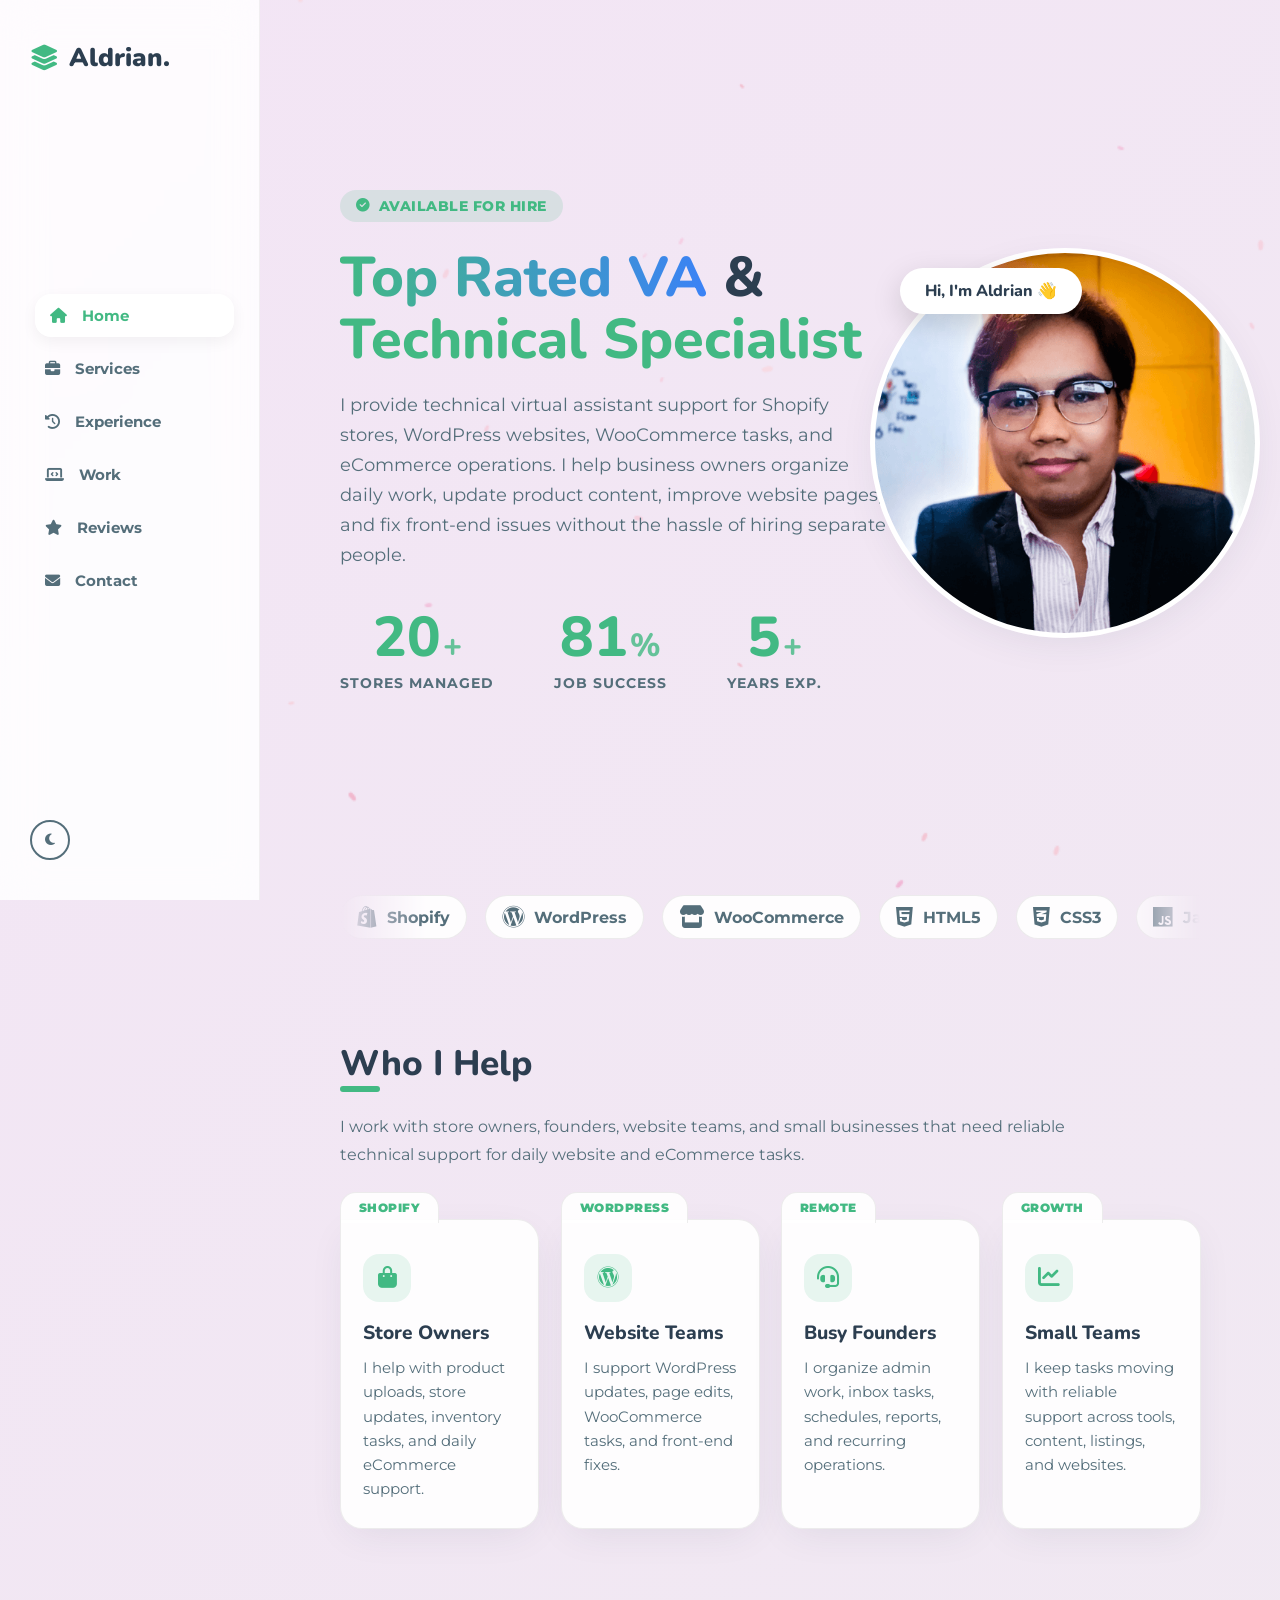
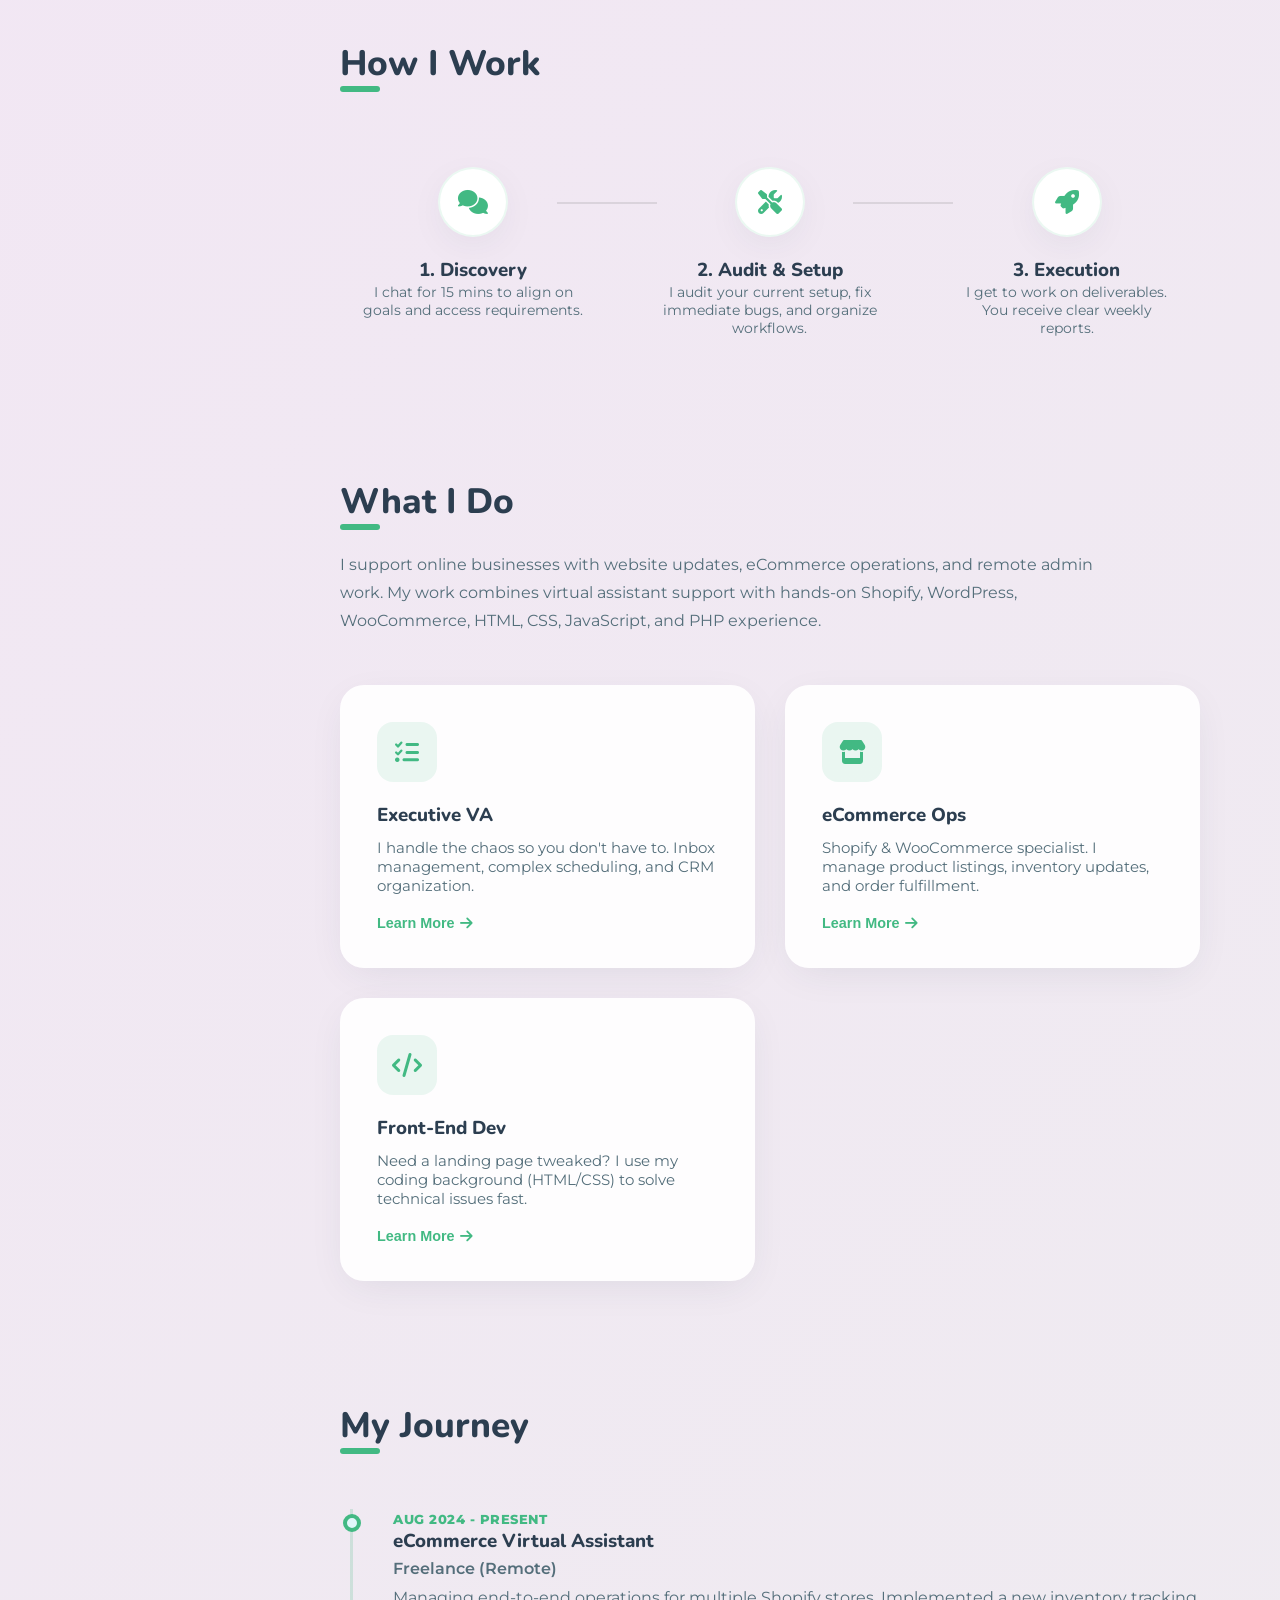
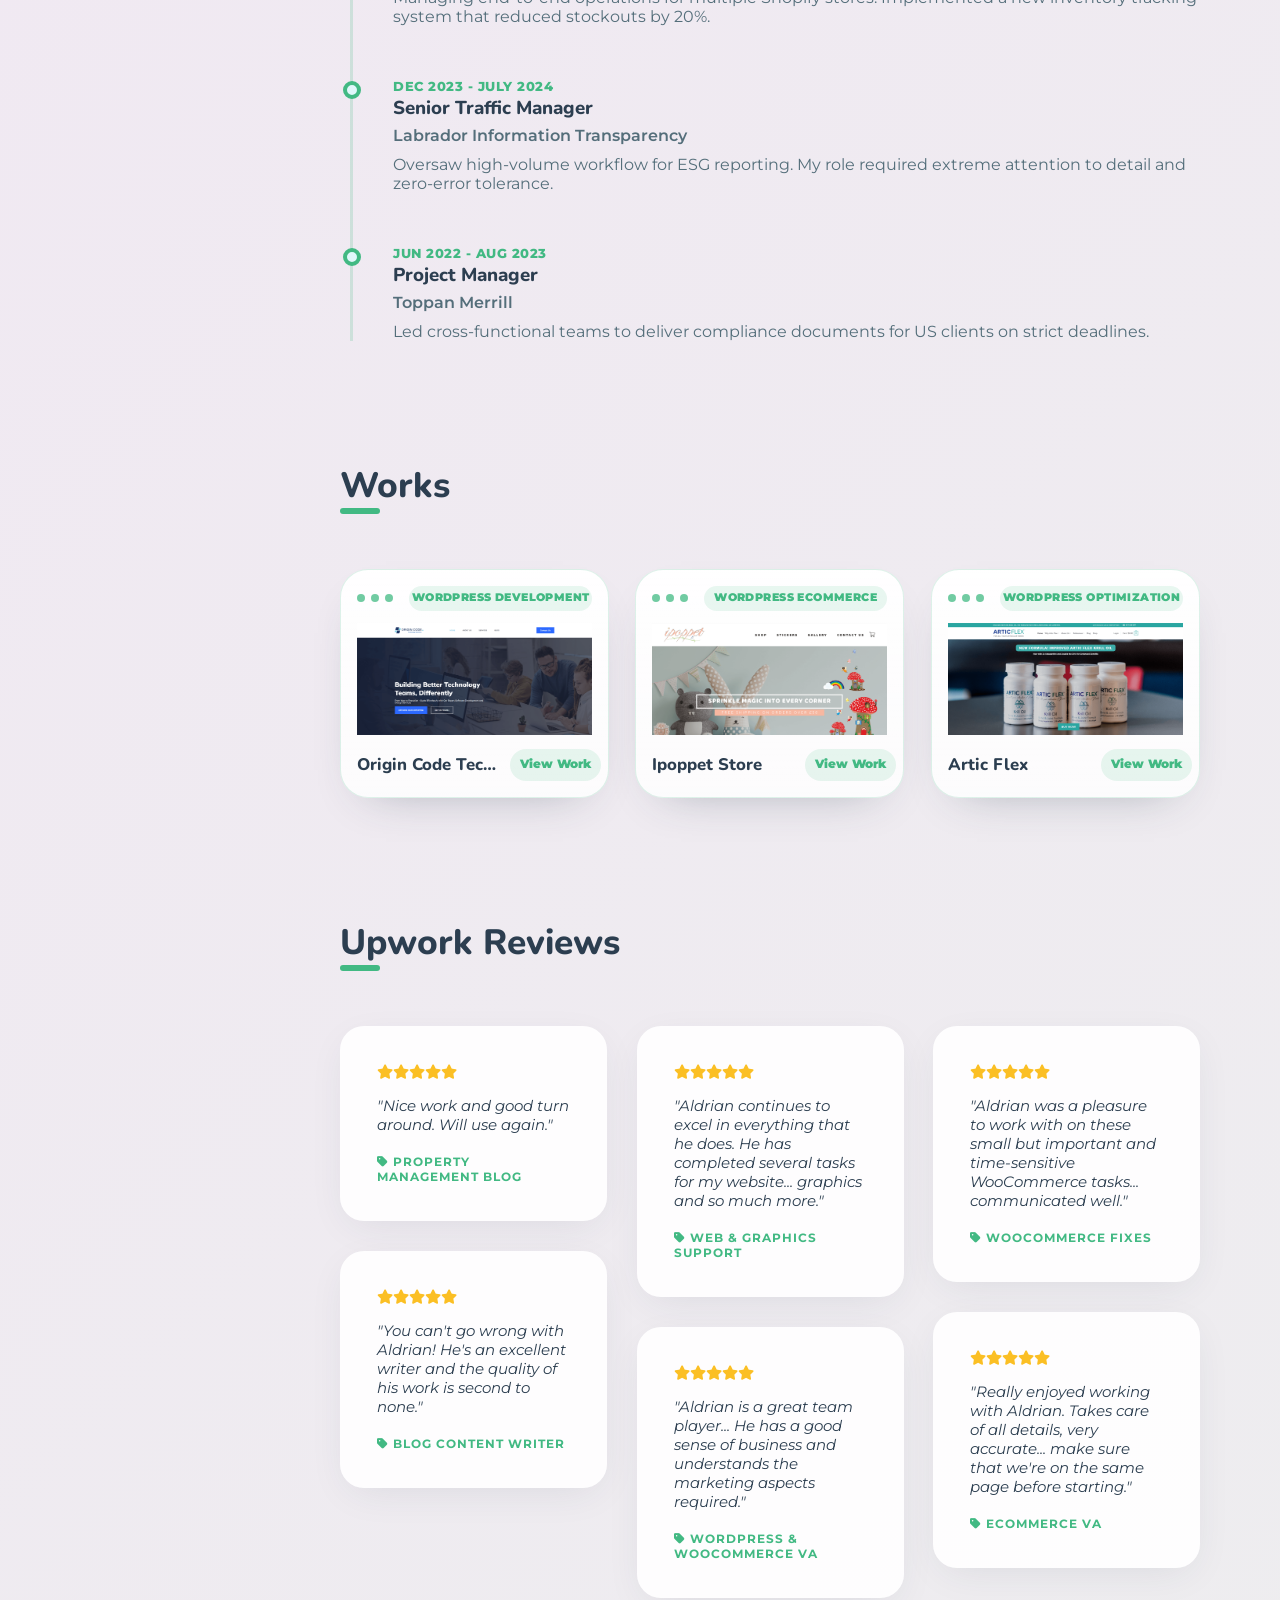
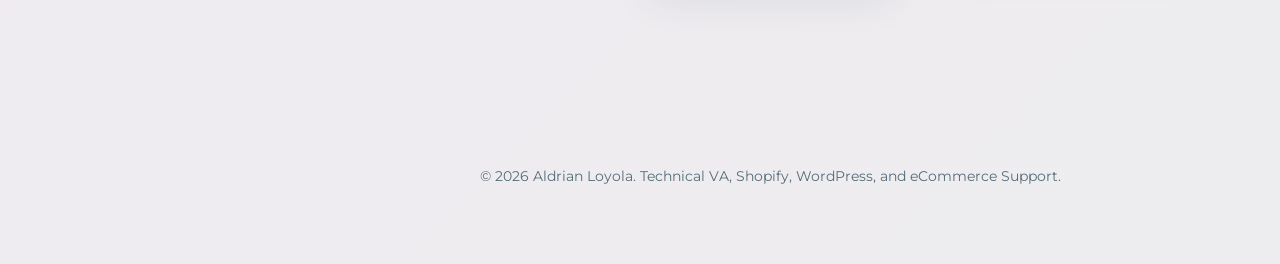
<file: index.html>
<!DOCTYPE html>
<html lang="en">
<head>
    <!-- Google tag (gtag.js) -->
<script async src="https://www.googletagmanager.com/gtag/js?id=G-KB5WZ22LKG"></script>
<script>
  window.dataLayer = window.dataLayer || [];
  function gtag(){dataLayer.push(arguments);}
  gtag('js', new Date());

  gtag('config', 'G-KB5WZ22LKG');
</script>
    
    <meta charset="UTF-8">
    <meta name="viewport" content="width=device-width, initial-scale=1.0">
    <meta name="description" content="Aldrian Loyola is a technical virtual assistant, Shopify expert, WordPress developer, and eCommerce support specialist helping online businesses manage stores, websites, and operations.">
    <meta name="keywords" content="technical virtual assistant, Shopify expert, WordPress developer, WooCommerce support, eCommerce virtual assistant, front-end developer, Aldrian Loyola">
    <meta name="author" content="Aldrian Loyola">
    <link rel="icon" type="image/png" href="images/acl.png">
    <link rel="canonical" href="https://aldrianloyola.com/">
    
    <meta property="og:type" content="website">
    <meta property="og:url" content="https://aldrianloyola.com/">
    <meta property="og:title" content="Aldrian Loyola | Technical VA, Shopify Expert & WordPress Developer">
    <meta property="og:description" content="Technical virtual assistant for Shopify, WordPress, WooCommerce, eCommerce operations, and front-end website support.">
    
    <meta property="og:image" content="https://aldrianloyola.com/images/acl.png">
    <meta name="twitter:card" content="summary_large_image">
    <meta name="twitter:image" content="https://aldrianloyola.com/images/acl.png">

    <title>Aldrian Loyola | Technical VA, Shopify Expert & WordPress Developer</title>
    
    <link href="https://fonts.googleapis.com/css2?family=Montserrat:wght@400;500;600&family=Nunito:wght@600;700;800;900&display=swap" rel="stylesheet">
    <link rel="stylesheet" href="https://cdnjs.cloudflare.com/ajax/libs/font-awesome/6.4.0/css/all.min.css">
    
    <link rel="stylesheet" href="style.css">

    <script type="application/ld+json">
    {
      "@context": "https://schema.org",
      "@type": "Person",
      "name": "Aldrian Loyola",
      "url": "https://aldrianloyola.com",
      "image": "https://aldrianloyola.com/images/acl.png",
      "jobTitle": "Technical Virtual Assistant, Shopify Expert, and WordPress Developer",
      "description": "Technical virtual assistant specializing in Shopify, WordPress, WooCommerce, eCommerce operations, front-end website support, and remote business administration.",
      "knowsAbout": ["Shopify", "WordPress", "WooCommerce", "eCommerce Operations", "Front-End Development", "Virtual Assistance", "Website Maintenance"],
      "sameAs": ["https://www.linkedin.com/in/aldrianloyola"]
    }
    </script>

    <script src="content.js" defer></script>
    <script src="script.js" defer></script>
</head>
<body>
    <div id="acl-app">
        <main class="seo-content">
            <h1>Aldrian Loyola | Technical Virtual Assistant, Shopify Expert, and WordPress Developer</h1>
            <p>Aldrian Loyola provides technical virtual assistant support for Shopify stores, WordPress websites, WooCommerce tasks, eCommerce operations, and front-end website updates.</p>
            <h2>Services</h2>
            <p>Services include Shopify product uploads, WordPress page edits, WooCommerce support, website maintenance, front-end fixes, inbox support, workflow organization, and remote business administration.</p>
            <h2>Work</h2>
            <p>Portfolio projects include WordPress development, WooCommerce support, and WordPress optimization work for business websites and online stores.</p>
        </main>
    </div>
    <noscript>This website requires JavaScript to display the full content.</noscript>
</body>
</html>
</file>
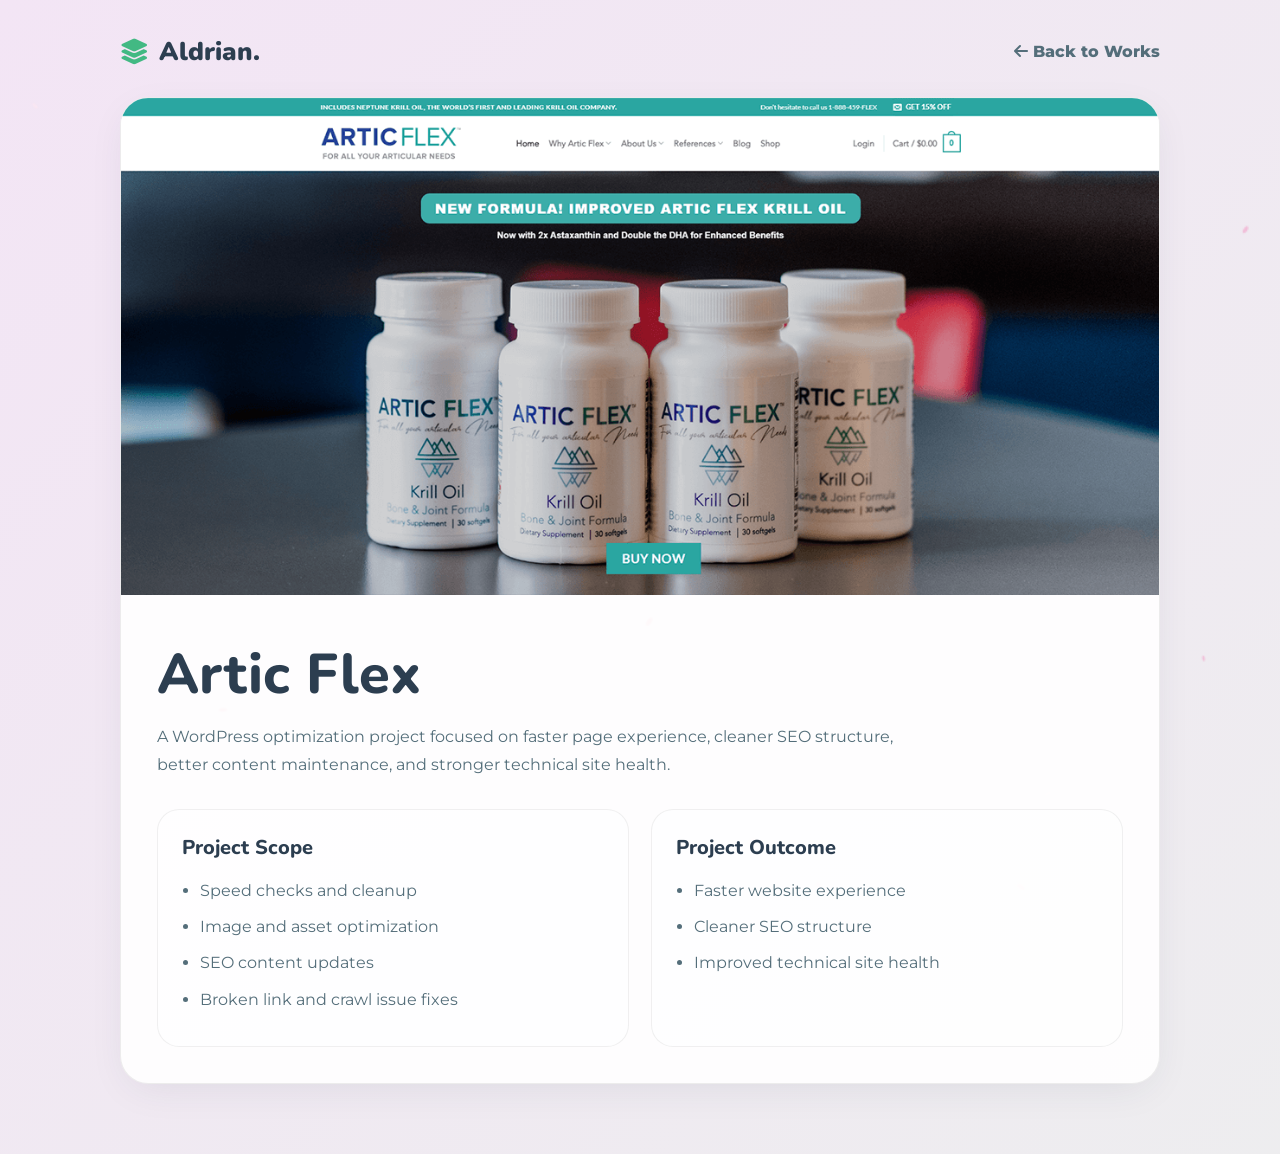
<file: work-artic-flex.html>
<!DOCTYPE html>
<html lang="en">
<head>
  <meta charset="UTF-8">
  <meta name="viewport" content="width=device-width, initial-scale=1.0">
  <meta property="og:title" content="Artic Flex WordPress Optimization | Aldrian Loyola">
  <meta property="og:description" content="Artic Flex WordPress optimization portfolio project by Aldrian Loyola, focused on speed checks, SEO content updates, image optimization, and technical cleanup.">
  <meta property="og:image" content="https://aldrianloyola.com/images/acl.png">
  <meta name="twitter:card" content="summary_large_image">
  <meta name="description" content="Artic Flex WordPress optimization portfolio project by Aldrian Loyola, focused on speed checks, SEO content updates, image optimization, and technical cleanup.">
  <title>Artic Flex WordPress Optimization | Aldrian Loyola</title>
  <link rel="icon" type="image/png" href="images/acl.png">
  <link rel="canonical" href="https://aldrianloyola.com/work-artic-flex.html">
  <link href="https://fonts.googleapis.com/css2?family=Montserrat:wght@400;500;600&family=Nunito:wght@600;700;800;900&display=swap" rel="stylesheet">
  <link rel="stylesheet" href="https://cdnjs.cloudflare.com/ajax/libs/font-awesome/6.4.0/css/all.min.css">
  <link rel="stylesheet" href="style.css">
  <script src="work-data.js" defer></script>
  <script src="script.js" defer></script>
</head>
<body data-work="artic">
  <div id="acl-work-page"></div>
</body>
</html>
</file>
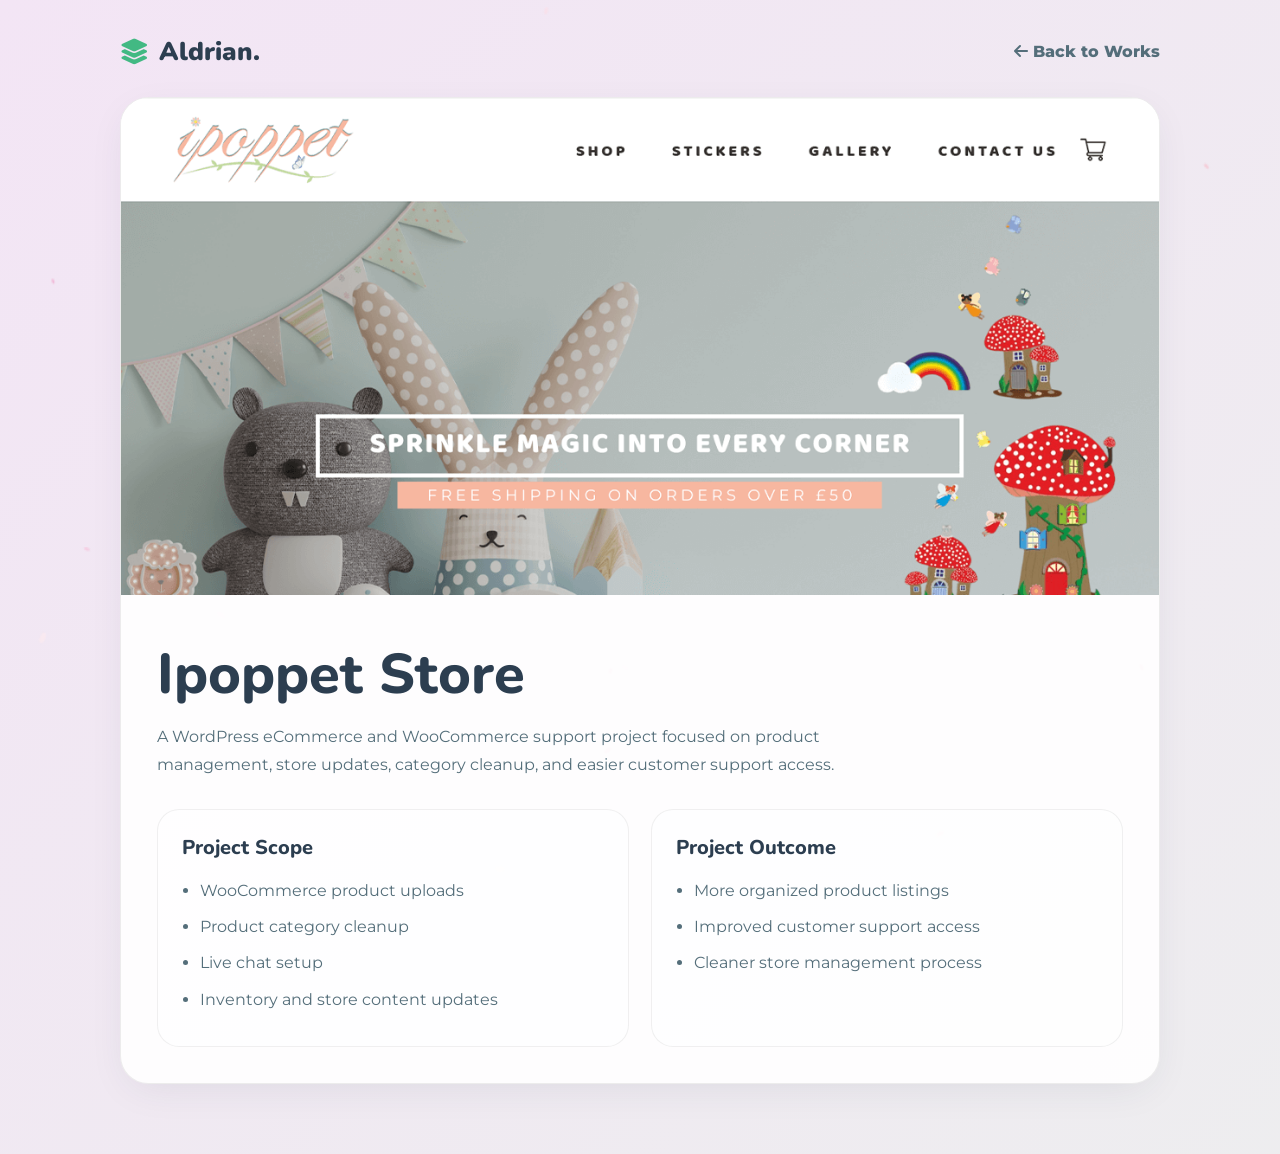
<file: work-ipoppet-store.html>
<!DOCTYPE html>
<html lang="en">
<head>
  <meta charset="UTF-8">
  <meta name="viewport" content="width=device-width, initial-scale=1.0">
  <meta property="og:title" content="Ipoppet Store WooCommerce Support | Aldrian Loyola">
  <meta property="og:description" content="Ipoppet Store WordPress eCommerce and WooCommerce support portfolio project by Aldrian Loyola, focused on product uploads, categories, store updates, and support setup.">
  <meta property="og:image" content="https://aldrianloyola.com/images/acl.png">
  <meta name="twitter:card" content="summary_large_image">
  <meta name="description" content="Ipoppet Store WordPress eCommerce and WooCommerce support portfolio project by Aldrian Loyola, focused on product uploads, categories, store updates, and support setup.">
  <title>Ipoppet Store WooCommerce Support | Aldrian Loyola</title>
  <link rel="icon" type="image/png" href="images/acl.png">
  <link rel="canonical" href="https://aldrianloyola.com/work-ipoppet-store.html">
  <link href="https://fonts.googleapis.com/css2?family=Montserrat:wght@400;500;600&family=Nunito:wght@600;700;800;900&display=swap" rel="stylesheet">
  <link rel="stylesheet" href="https://cdnjs.cloudflare.com/ajax/libs/font-awesome/6.4.0/css/all.min.css">
  <link rel="stylesheet" href="style.css">
  <script src="work-data.js" defer></script>
  <script src="script.js" defer></script>
</head>
<body data-work="ipoppet">
  <div id="acl-work-page"></div>
</body>
</html>
</file>
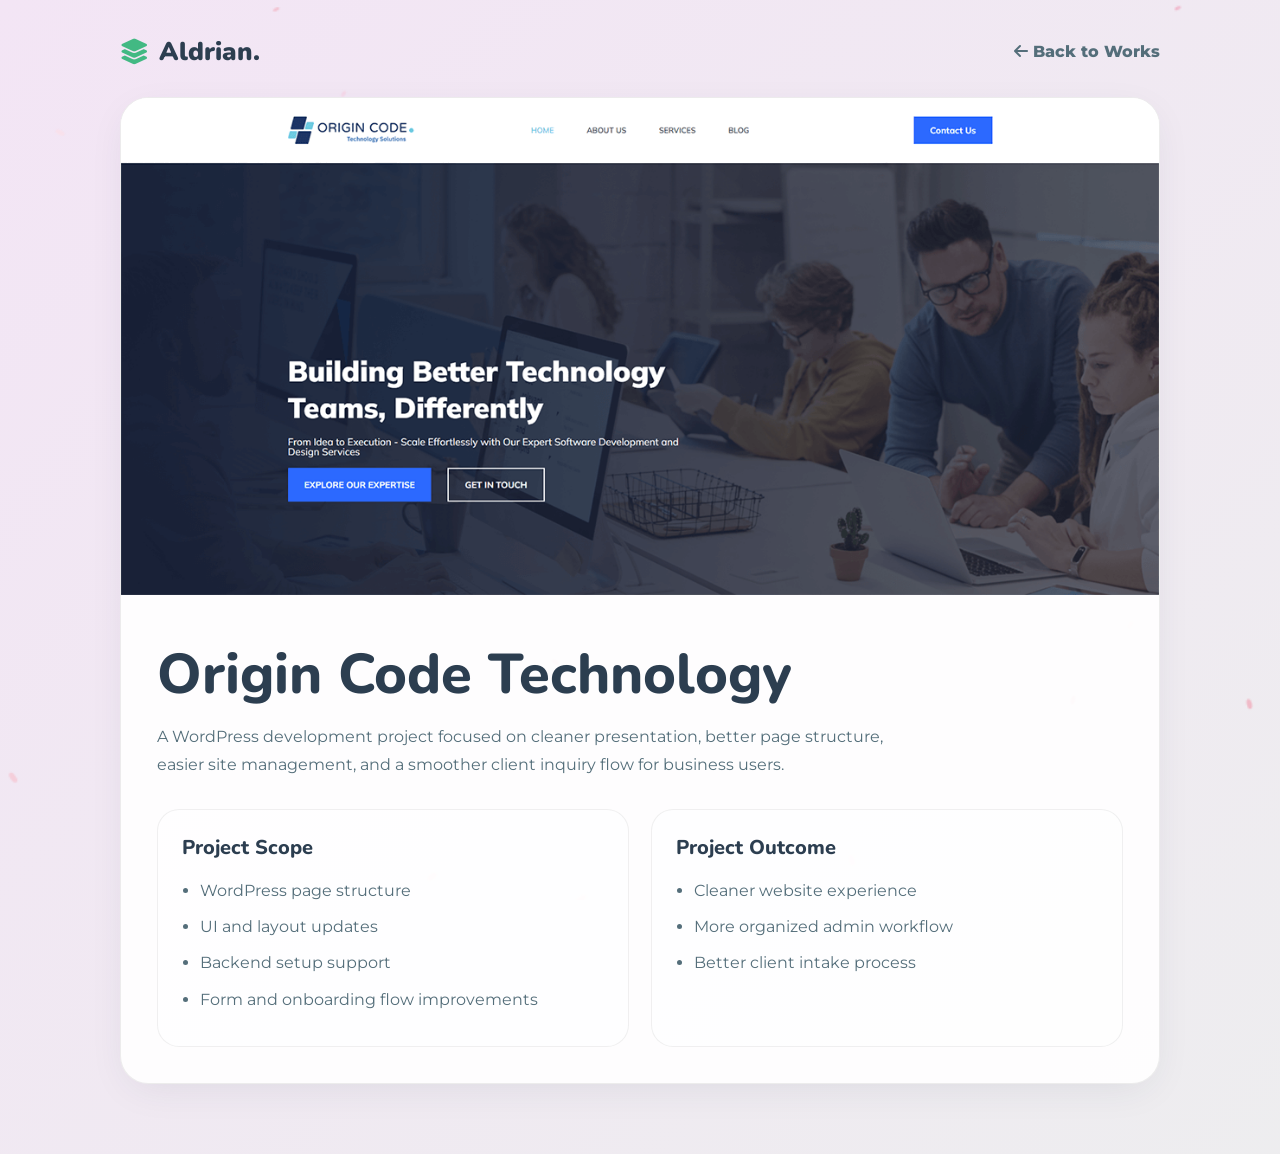
<file: work-origin-code.html>
<!DOCTYPE html>
<html lang="en">
<head>
  <meta charset="UTF-8">
  <meta name="viewport" content="width=device-width, initial-scale=1.0">
  <meta property="og:title" content="Origin Code Technology WordPress Development | Aldrian Loyola">
  <meta property="og:description" content="Origin Code Technology WordPress development portfolio project by Aldrian Loyola, focused on page structure, UI updates, backend support, and inquiry flow improvements.">
  <meta property="og:image" content="https://aldrianloyola.com/images/acl.png">
  <meta name="twitter:card" content="summary_large_image">
  <meta name="description" content="Origin Code Technology WordPress development portfolio project by Aldrian Loyola, focused on page structure, UI updates, backend support, and inquiry flow improvements.">
  <title>Origin Code Technology WordPress Development | Aldrian Loyola</title>
  <link rel="icon" type="image/png" href="images/acl.png">
  <link rel="canonical" href="https://aldrianloyola.com/work-origin-code.html">
  <link href="https://fonts.googleapis.com/css2?family=Montserrat:wght@400;500;600&family=Nunito:wght@600;700;800;900&display=swap" rel="stylesheet">
  <link rel="stylesheet" href="https://cdnjs.cloudflare.com/ajax/libs/font-awesome/6.4.0/css/all.min.css">
  <link rel="stylesheet" href="style.css">
  <script src="work-data.js" defer></script>
  <script src="script.js" defer></script>
</head>
<body data-work="origin">
  <div id="acl-work-page"></div>
</body>
</html>
</file>
<file: style.css>
:root {
    --acl-bg-1: #e0f7fa; 
    --acl-bg-2: #e8f5e9; 
    --acl-bg-3: #f3e5f5; 
    --acl-text-main: #2c3e50;
    --acl-text-muted: #546e7a;
    --acl-brand-primary: #42b983; 
    --acl-brand-dark: #2c3e50;
    --acl-accent: #ff7e67; 
    --acl-glass-bg: rgba(255, 255, 255, 0.9);
    --acl-glass-border: rgba(255, 255, 255, 1);
    --acl-sidebar-bg: rgba(255, 255, 255, 0.85);
    --acl-shadow: 0 10px 40px -10px rgba(44, 62, 80, 0.1);
}

[data-theme="dark"] {
    --acl-bg-1: #0f172a; 
    --acl-bg-2: #1e293b; 
    --acl-bg-3: #112e27; 
    --acl-text-main: #ecf0f1;
    --acl-text-muted: #94a3b8;
    --acl-brand-primary: #4ade80; 
    --acl-brand-dark: #ffffff;
    --acl-accent: #ffab91;
    --acl-glass-bg: rgba(30, 41, 59, 0.7);
    --acl-glass-border: rgba(255, 255, 255, 0.05);
    --acl-sidebar-bg: rgba(15, 23, 42, 0.9);
    --acl-shadow: 0 10px 40px -10px rgba(0,0,0,0.5);
}


* { 
    margin: 0; 
    padding: 0; 
    box-sizing: border-box; 
    scroll-behavior: smooth; 
}

::selection { 
    background: var(--acl-brand-primary); 
    color: white; 
}

body {
    font-family: 'Montserrat', sans-serif;
    color: var(--acl-text-main);
    background: linear-gradient(-45deg, var(--acl-bg-1), var(--acl-bg-2), var(--acl-bg-3));
    background-size: 400% 400%;
    animation: aclGradientFlow 15s ease infinite; 
    min-height: 100vh;
    overflow-x: hidden;
    transition: background 0.5s ease;
}

@keyframes aclGradientFlow {
    0% { background-position: 0% 50%; }
    50% { background-position: 100% 50%; }
    100% { background-position: 0% 50%; }
}


#bg-canvas {
    position: fixed;
    top: 0;
    left: 0;
    width: 100vw;
    height: 100vh;
    pointer-events: none;
    z-index: 0;
}

.acl-layout-shell { 
    position: relative; 
    z-index: 1; 
    display: flex; 
}

h1, h2, h3, h4 { 
    font-family: 'Nunito', sans-serif; 
    font-weight: 800; 
}


.holographic-text {
    background: linear-gradient(to right, var(--acl-brand-primary), #3b82f6, var(--acl-brand-primary));
    background-size: 200% auto;
    color: #000;
    background-clip: text;
    -webkit-background-clip: text;
    -webkit-text-fill-color: transparent;
    animation: holoShine 3s linear infinite;
}

@keyframes holoShine { 
    to { background-position: 200% center; } 
}


#progress-bar {
    position: fixed; 
    top: 0; 
    left: 0; 
    height: 4px; 
    background: var(--acl-brand-primary);
    width: 0%; 
    z-index: 9999; 
    transition: width 0.1s;
}


.acl-main-stage {
    margin-left: 260px; 
    padding: 60px 80px; 
    width: calc(100% - 260px);
}


.acl-sidebar {
    width: 260px; 
    height: 100vh;
    position: fixed; 
    top: 0; 
    left: 0;
    background: var(--acl-sidebar-bg);
    backdrop-filter: blur(20px);
    border-right: 1px solid rgba(128,128,128,0.1);
    padding: 40px 30px;
    display: flex; 
    flex-direction: column; 
    justify-content: space-between;
    z-index: 1000;
    transition: all 0.3s;
}

.acl-brand-logo {
    font-family: 'Nunito', sans-serif; 
    font-weight: 900;
    font-size: 1.6rem; 
    color: var(--acl-text-main); 
    text-decoration: none;
    display: flex; 
    align-items: center; 
    gap: 10px;
}

.acl-brand-logo i { 
    color: var(--acl-brand-primary); 
}

.acl-nav-group { 
    display: flex; 
    flex-direction: column; 
    gap: 10px; 
}

.acl-nav-link {
    display: flex; 
    align-items: center; 
    gap: 15px;
    padding: 12px 15px;
    color: var(--acl-text-muted); 
    text-decoration: none;
    border-radius: 16px; 
    font-weight: 700; 
    font-size: 0.95rem;
    transition: 0.3s cubic-bezier(0.25, 0.8, 0.25, 1);
}

.acl-nav-link:hover, 
.acl-nav-link.active {
    background: white; 
    color: var(--acl-brand-primary);
    box-shadow: 0 5px 15px rgba(0,0,0,0.05);
    transform: translateX(5px);
}

[data-theme="dark"] .acl-nav-link:hover, 
[data-theme="dark"] .acl-nav-link.active {
    background: rgba(255,255,255,0.1);
}

.acl-theme-trigger {
    background: none; 
    border: 2px solid var(--acl-text-muted);
    color: var(--acl-text-muted); 
    width: 40px; 
    height: 40px;
    border-radius: 50%; 
    cursor: pointer; 
    transition: 0.3s;
    display: flex; 
    align-items: center; 
    justify-content: center;
}

.acl-theme-trigger:hover { 
    border-color: var(--acl-brand-primary); 
    color: var(--acl-brand-primary); 
    transform: rotate(15deg); 
}


.acl-section { 
    margin-bottom: 120px; 
    opacity: 0; 
    transform: translateY(30px); 
    transition: 0.8s ease-out; 
}

.acl-section.visible { 
    opacity: 1; 
    transform: translateY(0); 
}

.acl-heading-wrapper { 
    margin-bottom: 50px; 
}

.acl-heading-wrapper h2 { 
    font-size: 2.2rem; 
    margin-bottom: 10px; 
    position: relative; 
    display: inline-block; 
}

.acl-heading-wrapper h2::after {
    content: ''; 
    position: absolute; 
    bottom: -5px; 
    left: 0;
    width: 40px; 
    height: 6px; 
    background: var(--acl-brand-primary); 
    border-radius: 10px;
}


.acl-hero { 
    min-height: 85vh; 
    display: flex; 
    align-items: center; 
    justify-content: space-between; 
    gap: 40px;
    margin-bottom: 60px;
}

.acl-status-pill {
    display: inline-flex; 
    align-items: center; 
    gap: 8px;
    background: rgba(66, 185, 131, 0.15); 
    color: var(--acl-brand-primary); 
    padding: 8px 16px; 
    border-radius: 30px;
    font-weight: 800; 
    font-size: 0.85rem; 
    margin-bottom: 25px; 
    letter-spacing: 0.5px; 
    text-transform: uppercase;
}

.acl-hero h1 { 
    font-size: 3.5rem; 
    line-height: 1.1; 
    margin-bottom: 20px; 
}

.acl-hero p { 
    font-size: 1.1rem; 
    color: var(--acl-text-muted); 
    max-width: 550px; 
    line-height: 1.7; 
    margin-bottom: 30px; 
}


.acl-hero-actions {
    display: flex;
    align-items: center;
    gap: 14px;
    flex-wrap: wrap;
    margin: 28px 0 10px;
}

.acl-primary-cta,
.acl-mobile-sticky-cta button {
    background: var(--acl-brand-primary);
    color: white;
    border: none;
    border-radius: 999px;
    padding: 14px 24px;
    font-weight: 800;
    font-size: 0.95rem;
    cursor: pointer;
    box-shadow: 0 12px 25px rgba(66, 185, 131, 0.28);
    transition: transform 0.25s ease, box-shadow 0.25s ease;
}

.acl-primary-cta:hover,
.acl-mobile-sticky-cta button:hover {
    transform: translateY(-2px);
    box-shadow: 0 16px 35px rgba(66, 185, 131, 0.38);
}

.acl-secondary-cta {
    color: var(--acl-text-main);
    text-decoration: none;
    font-weight: 800;
    border: 2px solid rgba(128,128,128,0.18);
    border-radius: 999px;
    padding: 12px 20px;
    background: var(--acl-glass-bg);
    transition: 0.25s ease;
}

.acl-secondary-cta:hover {
    color: var(--acl-brand-primary);
    border-color: var(--acl-brand-primary);
    transform: translateY(-2px);
}

.acl-trust-section {
    margin-bottom: 70px;
}

.acl-trust-card {
    background: var(--acl-glass-bg);
    border: 1px solid var(--acl-glass-border);
    border-radius: 24px;
    padding: 24px 28px;
    box-shadow: var(--acl-shadow);
    display: flex;
    align-items: center;
    justify-content: space-between;
    gap: 20px;
    flex-wrap: wrap;
}

.acl-trust-card span {
    color: var(--acl-text-muted);
    font-weight: 800;
    text-transform: uppercase;
    font-size: 0.8rem;
    letter-spacing: 0.08em;
}

.acl-trust-items {
    display: flex;
    flex-wrap: wrap;
    gap: 12px;
}

.acl-trust-items strong {
    background: rgba(66, 185, 131, 0.12);
    color: var(--acl-brand-primary);
    padding: 9px 14px;
    border-radius: 999px;
    font-size: 0.9rem;
}

.acl-result-list {
    list-style: none;
    padding: 0;
    margin: 16px 0 0;
    display: grid;
    gap: 8px;
}

.acl-result-list li {
    color: var(--acl-text-muted);
    font-size: 0.85rem;
    font-weight: 700;
    display: flex;
    gap: 8px;
    align-items: center;
}

.acl-result-list li::before {
    content: "✓";
    color: var(--acl-brand-primary);
    font-weight: 900;
}

.acl-mobile-sticky-cta {
    display: none;
}


.acl-quick-stats { 
    display: flex; 
    gap: 60px; 
    margin-top: 40px; 
}

.acl-stat-item h3 { 
    font-size: 3.5rem; 
    color: var(--acl-brand-primary); 
    margin-bottom: 0; 
    line-height: 1; 
    display: flex; 
    align-items: baseline; 
}

.acl-stat-item h3 span.symbol { 
    font-size: 2rem; 
    margin-left: 2px; 
    opacity: 0.8; 
}

.acl-stat-item p { 
    font-size: 0.85rem; 
    font-weight: 700; 
    color: var(--acl-text-muted); 
    text-transform: uppercase; 
    margin-top: 5px; 
    letter-spacing: 1px; 
}


.acl-hero-visual {
    flex: 1;
    width: 100%;
    max-width: 420px;
    min-width: 260px;
    position: relative;
    display: flex;
    justify-content: center;
    align-items: center;
}

.acl-blob-shape {
    width: min(420px, 82vw);
    aspect-ratio: 1 / 1;
    background: url('images/acl.png') no-repeat center center / cover;
    background-position: center 35%;
    border-radius: 50%;
    border: 5px solid white;
    box-shadow: var(--acl-shadow);
    animation: blobBounce 6s ease-in-out infinite alternate;
    flex: 0 0 auto;
}

.acl-greeting-badge {
    position: absolute; 
    top: 20px; 
    left: -30px;
    background: white; 
    padding: 12px 25px; 
    border-radius: 50px;
    box-shadow: 0 10px 30px rgba(0,0,0,0.15);
    font-weight: 800; 
    color: var(--acl-brand-dark);
    font-family: 'Nunito', sans-serif;
    animation: floatGreeting 3s ease-in-out infinite alternate;
    z-index: 10;
}

[data-theme="dark"] .acl-greeting-badge { 
    background: var(--acl-brand-primary); 
    color: white; 
    border: 1px solid rgba(255,255,255,0.1); 
    box-shadow: 0 10px 30px rgba(66, 185, 131, 0.3);
}

@keyframes blobBounce {
    0% { border-radius: 60% 40% 30% 70% / 60% 30% 70% 40%; }
    100% { border-radius: 30% 60% 70% 40% / 50% 60% 30% 60%; }
}

@keyframes floatGreeting {
    0% { transform: translateY(0); }
    100% { transform: translateY(-10px); }
}


.acl-tech-static {
    margin-bottom: 100px; 
    display: flex; 
    flex-wrap: wrap; 
    gap: 25px 40px; 
    align-items: center;
}

.acl-tech-pill {
    display: inline-flex; 
    align-items: center; 
    gap: 10px;
    padding: 8px 12px; 
    background: transparent; 
    border: none;
    font-size: 1rem; 
    font-weight: 700; 
    color: var(--acl-text-muted);
    transition: 0.3s; 
    cursor: default;
}

.acl-tech-pill i { 
    font-size: 1.4rem; 
    color: var(--acl-text-muted); 
    transition: 0.3s; 
}

.acl-tech-pill:hover { 
    color: var(--acl-brand-primary); 
    transform: translateY(-3px); 
}

.acl-tech-pill:hover i { 
    color: var(--acl-brand-primary); 
}


.acl-process-grid {
    display: grid; 
    grid-template-columns: repeat(3, 1fr); 
    gap: 30px; 
    margin-top: 40px;
}

.acl-process-step { 
    position: relative; 
    text-align: center; 
    padding: 20px; 
}

.acl-step-icon {
    width: 70px; 
    height: 70px; 
    background: white; 
    border-radius: 50%;
    display: flex; 
    align-items: center; 
    justify-content: center;
    margin: 0 auto 20px; 
    font-size: 1.5rem; 
    color: var(--acl-brand-primary);
    box-shadow: var(--acl-shadow); 
    border: 2px solid rgba(66, 185, 131, 0.1);
}

[data-theme="dark"] .acl-step-icon { 
    background: rgba(255,255,255,0.05); 
}

.acl-process-step:not(:last-child)::after {
    content: ''; 
    position: absolute; 
    top: 55px; 
    right: -50px;
    width: 100px; 
    height: 2px; 
    background: rgba(128,128,128,0.2); 
    z-index: -1;
}


.acl-grid-3 { 
    display: grid; 
    grid-template-columns: repeat(auto-fit, minmax(280px, 1fr)); 
    gap: 30px; 
}

.acl-glass-card {
    background: var(--acl-glass-bg); 
    border: 2px solid transparent;
    padding: 35px; 
    border-radius: 24px; 
    transition: transform 0.1s; 
    box-shadow: var(--acl-shadow); 
    display: flex; 
    flex-direction: column;
    transform-style: preserve-3d; 
    perspective: 1000px;
    position: relative; 
    overflow: hidden;
}

.acl-glass-card::before {
    content: ''; 
    position: absolute; 
    top: 0; 
    left: -100%;
    width: 50%; 
    height: 100%;
    background: linear-gradient(to right, transparent, rgba(255,255,255,0.35), transparent);
    transform: skewX(-25deg); 
    transition: 0.5s;
    border-radius: inherit;
    pointer-events: none;
}

.acl-glass-card > * {
    position: relative;
    z-index: 2;
}

.acl-glass-card:hover::before { 
    left: 150%; 
}

.acl-card-icon {
    width: 60px; 
    height: 60px; 
    background: rgba(66, 185, 131, 0.1); 
    color: var(--acl-brand-primary);
    border-radius: 16px; 
    display: flex; 
    align-items: center; 
    justify-content: center;
    font-size: 1.5rem; 
    margin-bottom: 20px;
}

.acl-link-btn {
    margin-top: auto; 
    padding-top: 20px;
    background: none; 
    border: none; 
    color: var(--acl-brand-primary);
    font-weight: 700; 
    cursor: pointer; 
    text-align: left;
    display: flex; 
    align-items: center; 
    gap: 5px; 
    font-size: 0.9rem;
}

.acl-link-btn:hover { 
    text-decoration: underline; 
    gap: 8px; 
}


.acl-view-work-btn {
    margin-top: 20px; 
    padding: 10px 20px; 
    background: transparent;
    border: 2px solid var(--acl-brand-primary); 
    color: var(--acl-brand-primary);
    border-radius: 30px; 
    font-weight: 700; 
    cursor: pointer; 
    transition: 0.3s;
    display: inline-flex; 
    align-items: center; 
    justify-content: center; 
    gap: 8px; 
    width: 100%;
}

.acl-view-work-btn:hover {
    background: var(--acl-brand-primary); 
    color: white;
    transform: translateY(-2px); 
    box-shadow: 0 5px 15px rgba(66, 185, 131, 0.3);
}


.acl-timeline-track { 
    border-left: 3px solid rgba(66, 185, 131, 0.2); 
    padding-left: 40px; 
    margin-left: 10px; 
}

.acl-timeline-entry { 
    position: relative; 
    margin-bottom: 50px; 
}

.acl-timeline-marker {
    position: absolute; 
    left: -50px; 
    top: 5px;
    width: 18px; 
    height: 18px; 
    background: var(--acl-bg-1);
    border-radius: 50%; 
    border: 4px solid var(--acl-brand-primary);
}

.acl-date-tag { 
    font-size: 0.8rem; 
    font-weight: 800; 
    color: var(--acl-brand-primary); 
    letter-spacing: 0.5px; 
}


.acl-img-container {
    height: 200px; 
    width: 100%; 
    overflow: hidden; 
    border-radius: 16px; 
    margin-bottom: 20px;
}

.acl-img-container img { 
    width: 100%; 
    height: 100%; 
    object-fit: cover; 
    transition: 0.5s; 
}

.acl-glass-card:hover .acl-img-container img { 
    transform: scale(1.05); 
}


.acl-masonry-grid {
    column-count: 3; 
    column-gap: 30px;
}

.acl-masonry-item {
    display: inline-block; 
    width: 100%; 
    margin-bottom: 30px; 
    break-inside: avoid;
}

.acl-stars { 
    color: #fbbf24; 
    margin-bottom: 15px; 
    font-size: 0.9rem; 
}

.acl-tag {
    margin-top: 20px; 
    display: inline-block; 
    font-size: 0.75rem; 
    text-transform: uppercase; 
    letter-spacing: 1px; 
    font-weight: 700; 
    color: var(--acl-brand-primary);
}


.acl-footer {
    margin-top: 60px; 
    padding: 20px 0; 
    text-align: center; 
    color: var(--acl-text-muted); 
    font-size: 0.85rem;
}

.acl-footer p { 
    margin: 0; 
}


.acl-modal-overlay {
    position: fixed; 
    top: 0; 
    left: 0; 
    width: 100%; 
    height: 100%;
    background: rgba(44, 62, 80, 0.4); 
    backdrop-filter: blur(8px);
    z-index: 2000; 
    display: none; 
    align-items: center; 
    justify-content: center;
}

.acl-modal-box {
    background: white; 
    padding: 50px; 
    border-radius: 30px; 
    text-align: center;
    max-width: 450px; 
    width: 90%; 
    position: relative;
    box-shadow: 0 25px 50px rgba(0,0,0,0.2);
    animation: aclPopUp 0.4s cubic-bezier(0.175, 0.885, 0.32, 1.275);
    max-height: 90vh; 
    overflow-y: auto;
}

[data-theme="dark"] .acl-modal-box { 
    background: #1e293b; 
    color: white; 
}

@keyframes aclPopUp { 
    from { transform: scale(0.8); opacity: 0; } 
    to { transform: scale(1); opacity: 1; } 
}

.acl-close-trigger {
    position: absolute; 
    top: 20px; 
    right: 25px; 
    cursor: pointer; 
    font-size: 1.2rem; 
    color: var(--acl-text-muted); 
    transition: 0.2s; 
    z-index: 10;
}

.acl-close-trigger:hover { 
    color: var(--acl-accent); 
    transform: rotate(90deg); 
}



.acl-case-modal { 
    max-width: 800px !important; 
    padding: 0 !important; 
    overflow-y: auto; 
    overflow-x: hidden; 
    background: rgba(255, 255, 255, 0.95); 
    text-align: left; 
}

[data-theme="dark"] .acl-case-modal { 
    background: rgba(30, 41, 59, 0.95); 
}

.acl-case-header { 
    position: relative; 
    height: 250px; 
    overflow: hidden; 
}

.acl-case-header img { 
    width: 100%; 
    height: 100%; 
    object-fit: cover; 
}

.acl-case-header::after { 
    content: ''; 
    position: absolute; 
    inset: 0; 
    background: linear-gradient(to top, var(--acl-bg-1), transparent); 
}

[data-theme="dark"] .acl-case-header::after { 
    background: linear-gradient(to top, #1e293b, transparent); 
}

.acl-case-body { 
    padding: 40px; 
}

.acl-case-title { 
    font-size: 2rem; 
    color: var(--acl-text-main); 
    margin-bottom: 10px; 
}

.acl-case-meta { 
    display: inline-block; 
    background: rgba(66, 185, 131, 0.1); 
    color: var(--acl-brand-primary); 
    padding: 5px 15px; 
    border-radius: 20px; 
    font-size: 0.85rem; 
    font-weight: 700; 
    margin-bottom: 20px; 
}

.acl-case-grid { 
    display: grid; 
    grid-template-columns: 1fr 1fr; 
    gap: 30px; 
    margin-top: 20px; 
}

.acl-case-section h4 { 
    color: var(--acl-text-main); 
    margin-bottom: 15px; 
    display: flex; 
    align-items: center; 
    gap: 10px; 
    font-size: 1.2rem; 
}

.acl-case-section h4 i { 
    color: var(--acl-brand-primary); 
}

.acl-case-section ul { 
    padding-left: 20px; 
    color: var(--acl-text-muted); 
}

.acl-case-section ul li { 
    margin-bottom: 10px; 
    font-size: 0.95rem; 
    line-height: 1.6; 
}


.acl-form-group { 
    text-align: left; 
    margin-bottom: 15px; 
}

.acl-form-label { 
    font-size: 0.85rem; 
    font-weight: 700; 
    color: var(--acl-text-muted); 
    margin-bottom: 5px; 
    display: block; 
}

.acl-form-input, 
.acl-form-select, 
.acl-form-textarea {
    width: 100%; 
    padding: 12px 15px; 
    border-radius: 12px;
    border: 2px solid rgba(128,128,128,0.2);
    background: rgba(255,255,255,0.5);
    font-family: 'Montserrat', sans-serif;
    font-size: 0.95rem; 
    color: var(--acl-text-main);
    transition: 0.3s;
}

[data-theme="dark"] .acl-form-input, 
[data-theme="dark"] .acl-form-select, 
[data-theme="dark"] .acl-form-textarea {
    background: rgba(0,0,0,0.2); 
    color: white; 
    border-color: rgba(255,255,255,0.1);
}

.acl-form-input:focus, 
.acl-form-select:focus, 
.acl-form-textarea:focus {
    outline: none; 
    border-color: var(--acl-brand-primary);
    box-shadow: 0 0 15px rgba(66, 185, 131, 0.2);
}

.acl-submit-btn {
    background: var(--acl-brand-primary); 
    color: white; 
    padding: 14px 35px; 
    border: none; 
    border-radius: 50px; 
    font-weight: 700; 
    cursor: pointer; 
    transition: 0.3s; 
    box-shadow: 0 10px 20px rgba(66, 185, 131, 0.3); 
    font-size: 0.9rem;
    width: 100%; 
    margin-top: 10px;
    display: flex; 
    align-items: center; 
    justify-content: center; 
    gap: 10px;
}

.acl-submit-btn:hover { 
    transform: translateY(-3px); 
    box-shadow: 0 15px 30px rgba(66, 185, 131, 0.4); 
}


.acl-burger-btn { 
    display: none; 
}

.acl-mobile-nav-overlay { 
    display: none; 
}


@media (max-width: 900px) {
    .acl-hero { flex-direction: column-reverse; text-align: center; padding-top: 20px; }
    .acl-hero-visual { max-width: 320px; min-width: 240px; margin: 0 auto; }
    .acl-greeting-badge { top: 10px; left: -10px; font-size: 0.9rem; padding: 8px 15px; }
    .acl-quick-stats { justify-content: center; flex-wrap: wrap; gap: 30px; }
    .acl-tech-static { justify-content: center; gap: 20px; }
    .acl-process-grid { grid-template-columns: 1fr; gap: 50px; }
    .acl-process-step:not(:last-child)::after { 
        width: 2px; height: 50px; top: 100%; left: 50%; transform: translateX(-50%); 
    }
    .acl-masonry-grid { column-count: 1; }
}

@media (max-width: 768px) {
    .acl-sidebar { display: none; }
    .acl-main-stage { margin-left: 0; width: 100%; padding: 40px 20px 80px 20px; }

    .acl-burger-btn {
        display: flex; 
        align-items: center; 
        justify-content: center;
        position: fixed; 
        top: 20px; 
        right: 20px;
        width: 50px; 
        height: 50px;
        background: var(--acl-glass-bg);
        backdrop-filter: blur(10px);
        border: 1px solid rgba(128,128,128,0.2);
        border-radius: 50%;
        box-shadow: 0 5px 15px rgba(0,0,0,0.1);
        z-index: 2001; 
        cursor: pointer; 
        color: var(--acl-brand-primary); 
        font-size: 1.4rem;
        transition: 0.3s;
    }
    
    .acl-burger-btn:hover { 
        transform: scale(1.1); 
    }

        .acl-close-trigger, 
    .acl-case-modal .acl-close-trigger {
        right: auto !important;
        left: 20px !important;
    }

    .acl-mobile-nav-overlay {
        display: flex; 
        flex-direction: column; 
        align-items: center; 
        justify-content: center;
        position: fixed; 
        top: 0; 
        left: 0; 
        width: 100%; 
        height: 100%;
        background: var(--acl-bg-1);
        z-index: 2000;
        opacity: 0; 
        pointer-events: none; 
        transition: 0.4s cubic-bezier(0.4, 0, 0.2, 1);
        clip-path: circle(0% at 100% 0%); 
    }
    
    .acl-mobile-nav-overlay.active {
        opacity: 1; 
        pointer-events: all;
        clip-path: circle(150% at 100% 0%); 
    }

    .acl-mobile-links { 
        display: flex; 
        flex-direction: column; 
        gap: 25px; 
        text-align: center; 
    }
    
    .acl-mobile-link {
        font-family: 'Nunito', sans-serif;
        font-size: 1.8rem; 
        font-weight: 800;
        color: var(--acl-text-main); 
        text-decoration: none;
        transition: 0.3s;
    }
    
    .acl-mobile-link:hover { 
        color: var(--acl-brand-primary); 
        transform: scale(1.1); 
    }
    
    .acl-mobile-theme-wrapper { 
        margin-top: 40px; 
    }
    
    .acl-mobile-theme-btn {
        padding: 10px 20px; 
        border: 2px solid var(--acl-text-muted);
        border-radius: 30px; 
        background: transparent; 
        color: var(--acl-text-main);
        font-weight: 700; 
        cursor: pointer; 
        display: flex; 
        align-items: center; 
        gap: 10px;
    }

    .acl-hero { text-align: center; }
    .acl-heading-wrapper { text-align: center; }
    .acl-heading-wrapper h2::after { left: 50%; transform: translateX(-50%); }
    .acl-hero h1 { font-size: 2.2rem; }
    .acl-hero p { margin: 0 auto 30px auto; font-size: 1rem; }
    .acl-section { margin-bottom: 60px; }
    .acl-hero { min-height: auto; padding-top: 40px; margin-bottom: 40px; }
    .acl-hero-visual { max-width: 240px; min-width: 200px; }
    .acl-tech-static { margin-bottom: 50px; }
    .acl-heading-wrapper { margin-bottom: 30px; }
    .acl-glass-card { padding: 25px; transform: none !important; }
    .acl-case-grid { grid-template-columns: 1fr; gap: 20px; }
    .acl-case-header { height: 150px; }
    .acl-case-body { padding: 25px; }
}
img { max-width: 100%; height: auto; }
@media (max-width: 1024px) {
  .acl-main-stage { margin-left: 0; width: 100%; padding: 90px 24px 40px; }
  .acl-sidebar { display: none; }
  .acl-burger-btn { display: flex; }
  .acl-hero { flex-direction: column; text-align: center; min-height: auto; }
  .acl-quick-stats { justify-content: center; flex-wrap: wrap; gap: 24px; }
  .acl-tech-static { justify-content: center; gap: 16px; }
}
@media (max-width: 640px) {
  .acl-main-stage { padding: 85px 18px 35px; }
  .acl-hero h1 { font-size: clamp(2.2rem, 10vw, 3rem); }
  .acl-hero p { font-size: 1rem; }
  .acl-process-grid, .acl-grid-3 { grid-template-columns: 1fr; }
  .acl-process-step:not(:last-child)::after { display: none; }
  .acl-timeline-track { padding-left: 28px; }
  .acl-timeline-marker { left: -38px; }
  .acl-modal-box { width: calc(100% - 28px); max-height: 88vh; overflow-y: auto; }
}
@media (prefers-reduced-motion: reduce) {
  *, *::before, *::after { animation-duration: 0.01ms !important; animation-iteration-count: 1 !important; scroll-behavior: auto !important; transition-duration: 0.01ms !important; }
}


@media (max-width: 900px) {
    .acl-hero-actions { justify-content: center; }
    .acl-trust-card { justify-content: center; text-align: center; }
    .acl-trust-items { justify-content: center; }
}

@media (max-width: 768px) {
    .acl-mobile-sticky-cta {
        display: block;
        position: fixed;
        left: 16px;
        right: 16px;
        bottom: 16px;
        z-index: 1800;
    }
    .acl-mobile-sticky-cta button {
        width: 100%;
        display: flex;
        align-items: center;
        justify-content: center;
        gap: 10px;
        padding: 15px 20px;
    }
    .acl-hero-actions { gap: 10px; }
    .acl-primary-cta, .acl-secondary-cta { width: 100%; text-align: center; justify-content: center; }
    .acl-blob-shape { width: min(240px, 70vw); }
}

/* Mobile first refinements */
.acl-mobile-menu-logo {
    font-family: 'Nunito', sans-serif;
    font-weight: 900;
    font-size: 1.7rem;
    color: var(--acl-text-main);
    text-decoration: none;
    display: flex;
    align-items: center;
    gap: 10px;
    margin-bottom: 42px;
}

.acl-mobile-menu-logo i {
    color: var(--acl-brand-primary);
}

.acl-modal-box,
.acl-case-modal {
    scrollbar-width: thin;
    scrollbar-color: var(--acl-brand-primary) rgba(128, 128, 128, 0.14);
}

.acl-modal-box::-webkit-scrollbar,
.acl-case-modal::-webkit-scrollbar {
    width: 8px;
}

.acl-modal-box::-webkit-scrollbar-track,
.acl-case-modal::-webkit-scrollbar-track {
    background: rgba(128, 128, 128, 0.12);
    border-radius: 999px;
}

.acl-modal-box::-webkit-scrollbar-thumb,
.acl-case-modal::-webkit-scrollbar-thumb {
    background: var(--acl-brand-primary);
    border-radius: 999px;
}

.acl-case-header {
    height: auto;
    background: var(--acl-glass-bg);
}

.acl-case-header img {
    width: 100%;
    height: auto;
    max-height: 70vh;
    object-fit: contain;
    display: block;
}

.acl-case-header::after,
[data-theme="dark"] .acl-case-header::after {
    display: none;
}

.acl-img-container {
    border-radius: 0;
    height: 230px;
}

.acl-img-container img {
    border-radius: 0;
}

.acl-tech-pill {
    position: relative;
}

@media (max-width: 1024px) {
    .acl-hero {
        flex-direction: column-reverse;
        gap: 24px;
        padding-top: 10px;
    }

    .acl-hero-visual {
        order: 0;
        margin: 0 auto 8px;
    }
}

@media (max-width: 768px) {
    .acl-main-stage {
        padding-top: 78px;
    }

    .acl-mobile-nav-overlay {
        justify-content: center;
        padding: 36px 20px;
    }

    .acl-mobile-links {
        gap: 20px;
    }

    .acl-mobile-link {
        font-size: 1.65rem;
    }

    .acl-hero {
        margin-bottom: 28px;
    }

    .acl-hero-visual {
        max-width: 230px;
        min-width: 0;
    }

    .acl-blob-shape {
        width: min(220px, 62vw);
        background-position: center 32%;
    }

    .acl-greeting-badge {
        top: 8px;
        left: -18px;
        font-size: 0.82rem;
        padding: 8px 14px;
        white-space: nowrap;
    }

    .acl-quick-stats {
        display: grid;
        grid-template-columns: repeat(3, 1fr);
        gap: 8px;
        margin-top: 24px;
        width: 100%;
    }

    .acl-stat-item {
        background: var(--acl-glass-bg);
        border: 1px solid rgba(128, 128, 128, 0.12);
        border-radius: 16px;
        padding: 12px 6px;
        box-shadow: 0 8px 22px rgba(44, 62, 80, 0.06);
    }

    .acl-stat-item h3 {
        justify-content: center;
        font-size: clamp(1.45rem, 7vw, 2rem);
    }

    .acl-stat-item h3 span.symbol {
        font-size: 1rem;
    }

    .acl-stat-item p {
        font-size: 0.56rem;
        letter-spacing: 0.04em;
        line-height: 1.2;
        margin-top: 6px;
    }

    .acl-tech-static {
        gap: 10px;
        margin-bottom: 46px;
    }

    .acl-tech-pill {
        width: 42px;
        height: 42px;
        padding: 0;
        justify-content: center;
        border-radius: 50%;
        background: var(--acl-glass-bg);
        border: 1px solid rgba(128, 128, 128, 0.14);
        box-shadow: 0 8px 18px rgba(44, 62, 80, 0.08);
    }

    .acl-tech-pill span {
        display: none;
    }

    .acl-tech-pill i {
        font-size: 1.2rem;
        color: var(--acl-brand-primary);
    }

    .acl-tech-pill::after {
        content: attr(title);
        position: absolute;
        left: 50%;
        bottom: calc(100% + 10px);
        transform: translateX(-50%) translateY(6px);
        background: var(--acl-brand-dark);
        color: white;
        padding: 7px 10px;
        border-radius: 10px;
        font-size: 0.72rem;
        font-weight: 800;
        white-space: nowrap;
        opacity: 0;
        pointer-events: none;
        transition: 0.2s ease;
        z-index: 20;
    }

    .acl-tech-pill:hover::after,
    .acl-tech-pill:active::after {
        opacity: 1;
        transform: translateX(-50%) translateY(0);
    }

    .acl-case-header {
        height: auto;
    }

    .acl-case-body {
        padding: 24px 20px;
    }

    .acl-img-container {
        border-radius: 0;
        margin: -20px -20px 20px;
        width: calc(100% + 40px);
        height: 210px;
    }
}

@media (max-width: 420px) {
    .acl-stat-item {
        padding: 10px 4px;
    }

    .acl-stat-item h3 {
        font-size: 1.35rem;
    }

    .acl-stat-item p {
        font-size: 0.5rem;
    }

    .acl-greeting-badge {
        left: -10px;
    }
}

.acl-tech-carousel {
    width: 100%;
    overflow: hidden;
    margin: 0 0 90px;
    padding: 10px 0;
    mask-image: linear-gradient(to right, transparent, #000 10%, #000 90%, transparent);
    -webkit-mask-image: linear-gradient(to right, transparent, #000 10%, #000 90%, transparent);
}

.acl-tech-track {
    display: flex;
    width: max-content;
    gap: 18px;
    animation: aclTechScroll 28s linear infinite;
}

.acl-tech-carousel:hover .acl-tech-track {
    animation-play-state: paused;
}

@keyframes aclTechScroll {
    from { transform: translateX(0); }
    to { transform: translateX(-50%); }
}

.acl-tech-carousel .acl-tech-pill {
    min-width: max-content;
    background: var(--acl-glass-bg);
    border: 1px solid rgba(128,128,128,0.14);
    border-radius: 999px;
    padding: 10px 16px;
    box-shadow: 0 8px 22px rgba(44, 62, 80, 0.06);
}

.acl-help-section {
    margin-bottom: 110px;
}

.acl-folder-grid {
    display: grid;
    grid-template-columns: repeat(4, minmax(0, 1fr));
    gap: 22px;
}

.acl-folder-card {
    position: relative;
    background: var(--acl-glass-bg);
    border: 1px solid rgba(128,128,128,0.14);
    border-radius: 0 22px 22px 22px;
    padding: 34px 22px 26px;
    min-height: 220px;
    box-shadow: var(--acl-shadow);
    transition: transform 0.25s ease, border-color 0.25s ease;
}

.acl-folder-card:hover {
    transform: translateY(-6px);
    border-color: rgba(66, 185, 131, 0.45);
}

.acl-folder-tab {
    position: absolute;
    top: -28px;
    left: -1px;
    background: var(--acl-glass-bg);
    border: 1px solid rgba(128,128,128,0.14);
    border-bottom: 0;
    border-radius: 16px 16px 0 0;
    padding: 8px 18px;
    font-size: 0.74rem;
    font-weight: 900;
    color: var(--acl-brand-primary);
    text-transform: uppercase;
    letter-spacing: 0.04em;
}

.acl-folder-card i {
    width: 48px;
    height: 48px;
    display: inline-flex;
    align-items: center;
    justify-content: center;
    border-radius: 16px;
    color: var(--acl-brand-primary);
    background: rgba(66, 185, 131, 0.12);
    font-size: 1.35rem;
    margin-bottom: 18px;
}

.acl-folder-card h3 {
    font-size: 1.2rem;
    margin-bottom: 10px;
}

.acl-folder-card p {
    color: var(--acl-text-muted);
    font-size: 0.92rem;
    line-height: 1.65;
}

.acl-work-grid {
    display: grid;
    grid-template-columns: repeat(3, minmax(0, 1fr));
    gap: 26px;
}

.acl-work-card {
    display: flex;
    flex-direction: column;
    background: var(--acl-glass-bg);
    border: 1px solid rgba(128,128,128,0.14);
    border-radius: 24px;
    overflow: hidden;
    box-shadow: var(--acl-shadow);
    min-height: 100%;
    transition: transform 0.25s ease, border-color 0.25s ease;
}

.acl-work-card:hover {
    transform: translateY(-6px);
    border-color: rgba(66, 185, 131, 0.45);
}

.acl-work-image {
    display: block;
    height: 230px;
    overflow: hidden;
    border-radius: 0;
    background: rgba(128,128,128,0.08);
}

.acl-work-image img {
    width: 100%;
    height: 100%;
    object-fit: cover;
    display: block;
    border-radius: 0;
    transition: transform 0.4s ease;
}

.acl-work-card:hover .acl-work-image img {
    transform: scale(1.04);
}

.acl-work-content {
    display: flex;
    flex-direction: column;
    flex: 1;
    padding: 22px;
}

.acl-work-content h3 {
    font-size: 1.25rem;
    margin-bottom: 10px;
}

.acl-work-badge {
    width: fit-content;
    background: rgba(66, 185, 131, 0.12);
    color: var(--acl-brand-primary);
    border-radius: 999px;
    padding: 7px 12px;
    font-size: 0.72rem;
    font-weight: 900;
    text-transform: uppercase;
    letter-spacing: 0.04em;
    margin-bottom: 22px;
}

.acl-work-content .acl-view-work-btn {
    margin-top: auto;
    text-decoration: none;
}

.acl-project-page {
    min-height: 100vh;
    padding: 34px 20px 70px;
    position: relative;
    z-index: 1;
}

.acl-project-wrap {
    max-width: 1040px;
    margin: 0 auto;
}

.acl-project-nav {
    display: flex;
    justify-content: space-between;
    align-items: center;
    gap: 18px;
    margin-bottom: 28px;
}

.acl-project-back {
    color: var(--acl-text-muted);
    text-decoration: none;
    font-weight: 800;
}

.acl-project-back:hover {
    color: var(--acl-brand-primary);
}

.acl-project-hero {
    background: var(--acl-glass-bg);
    border: 1px solid rgba(128,128,128,0.14);
    box-shadow: var(--acl-shadow);
    border-radius: 28px;
    overflow: hidden;
}

.acl-project-hero img {
    width: 100%;
    max-height: 560px;
    object-fit: cover;
    display: block;
}

.acl-project-body {
    padding: 36px;
}

.acl-project-body h1 {
    font-size: clamp(2rem, 5vw, 3.5rem);
    line-height: 1.08;
    margin: 14px 0 18px;
}

.acl-project-body p {
    color: var(--acl-text-muted);
    line-height: 1.75;
    max-width: 760px;
}

.acl-project-grid {
    display: grid;
    grid-template-columns: repeat(2, minmax(0, 1fr));
    gap: 22px;
    margin-top: 30px;
}

.acl-project-panel {
    background: rgba(255,255,255,0.35);
    border: 1px solid rgba(128,128,128,0.12);
    border-radius: 22px;
    padding: 24px;
}

[data-theme="dark"] .acl-project-panel {
    background: rgba(255,255,255,0.04);
}

.acl-project-panel h2 {
    font-size: 1.25rem;
    margin-bottom: 16px;
}

.acl-project-panel ul {
    padding-left: 18px;
    color: var(--acl-text-muted);
    line-height: 1.7;
}

.acl-project-panel li {
    margin-bottom: 9px;
}

@media (max-width: 1024px) {
    .acl-folder-grid,
    .acl-work-grid {
        grid-template-columns: repeat(2, minmax(0, 1fr));
    }
}

@media (max-width: 768px) {
    .acl-tech-carousel {
        margin-bottom: 58px;
        padding: 8px 0;
        mask-image: linear-gradient(to right, transparent, #000 14%, #000 86%, transparent);
        -webkit-mask-image: linear-gradient(to right, transparent, #000 14%, #000 86%, transparent);
    }

    .acl-tech-track {
        gap: 12px;
        animation-duration: 22s;
    }

    .acl-tech-carousel .acl-tech-pill {
        width: 46px;
        height: 46px;
        min-width: 46px;
        padding: 0;
        justify-content: center;
    }

    .acl-tech-carousel .acl-tech-pill span {
        display: none;
    }

    .acl-tech-carousel .acl-tech-pill i {
        font-size: 1.32rem;
        color: var(--acl-brand-primary);
    }

    .acl-folder-grid,
    .acl-work-grid,
    .acl-project-grid {
        grid-template-columns: 1fr;
    }

    .acl-folder-grid {
        gap: 42px;
    }

    .acl-folder-card {
        min-height: auto;
        padding: 30px 20px 22px;
    }

    .acl-work-grid {
        gap: 22px;
    }

    .acl-work-image {
        height: 220px;
    }

    .acl-work-content {
        padding: 20px;
    }

    .acl-project-page {
        padding: 24px 14px 50px;
    }

    .acl-project-nav {
        margin-bottom: 18px;
    }

    .acl-project-hero {
        border-radius: 22px;
    }

    .acl-project-hero img {
        max-height: none;
        height: auto;
        object-fit: contain;
        background: rgba(128,128,128,0.08);
    }

    .acl-project-body {
        padding: 24px 18px;
    }
}

/* Final mobile polish */
.acl-mobile-sticky-cta {
    display: none !important;
}

.acl-stat-item {
    display: flex;
    flex-direction: column;
    align-items: center;
    justify-content: center;
    text-align: center;
}

.acl-stat-item h3,
.acl-stat-item p {
    margin: 0 !important;
    padding: 0;
}

.acl-stat-item p {
    display: flex;
    align-items: center;
    justify-content: center;
}

.acl-tech-tooltip {
    position: fixed;
    left: 0;
    top: 0;
    z-index: 10000;
    background: var(--acl-brand-dark);
    color: #fff;
    padding: 8px 11px;
    border-radius: 10px;
    font-size: 0.74rem;
    font-weight: 800;
    line-height: 1;
    white-space: nowrap;
    opacity: 0;
    transform: translate(-50%, -8px);
    pointer-events: none;
    transition: opacity 0.16s ease, transform 0.16s ease;
    box-shadow: 0 12px 28px rgba(0,0,0,0.18);
}

.acl-tech-tooltip.active {
    opacity: 1;
    transform: translate(-50%, -14px);
}

@media (max-width: 768px) {
    .acl-quick-stats {
        align-items: stretch;
        margin-top: 18px;
    }

    .acl-stat-item {
        min-height: 74px;
        padding: 10px 5px;
    }

    .acl-stat-item h3 {
        min-height: 28px;
        line-height: 1;
    }

    .acl-stat-item p {
        min-height: 24px;
        line-height: 1.15;
        margin-top: 5px !important;
    }

    .acl-tech-pill::after,
    .acl-tech-carousel .acl-tech-pill::after {
        display: none !important;
    }
}


/* SEO content stays available when scripts are blocked */
.seo-content { max-width: 920px; margin: 80px auto; padding: 24px; line-height: 1.7; }
.acl-section-intro { max-width: 760px; color: var(--acl-text-muted); line-height: 1.75; font-size: 1rem; margin-top: 16px; }
.acl-heading-wrapper .acl-section-intro { margin-bottom: 0; }
.acl-nav-link, .acl-mobile-link, .acl-view-work-btn, .acl-submit-btn, .acl-folder-card, .acl-work-card, .acl-glass-card, .acl-project-back { will-change: transform; }
.acl-view-work-btn:active, .acl-submit-btn:active, .acl-mobile-theme-btn:active, .acl-theme-trigger:active { transform: scale(0.97); }
.acl-work-card, .acl-folder-card, .acl-glass-card { transition: transform 0.28s ease, border-color 0.28s ease, box-shadow 0.28s ease; }
.acl-work-card:hover, .acl-folder-card:hover, .acl-glass-card:hover { box-shadow: 0 18px 48px -18px rgba(44, 62, 80, 0.22); }
.acl-blob-shape { aspect-ratio: 1 / 1; padding-bottom: 0 !important; width: min(390px, 88vw); min-width: 0; background-size: cover !important; background-position: center 30% !important; flex-shrink: 0; }
.acl-hero-visual { align-items: center; }
.acl-quick-stats { align-items: stretch; }
.acl-stat-item { min-width: 0; }
.acl-work-card { height: 100%; }
.acl-work-image { aspect-ratio: 16 / 10; height: auto !important; }
.acl-work-image img { object-fit: cover; }
.acl-modal-box, .acl-case-modal { scrollbar-width: thin; scrollbar-color: var(--acl-brand-primary) rgba(128,128,128,0.12); }
.acl-modal-box::-webkit-scrollbar, .acl-case-modal::-webkit-scrollbar { width: 8px; }
.acl-modal-box::-webkit-scrollbar-track, .acl-case-modal::-webkit-scrollbar-track { background: rgba(128,128,128,0.12); }
.acl-modal-box::-webkit-scrollbar-thumb, .acl-case-modal::-webkit-scrollbar-thumb { background: var(--acl-brand-primary); border-radius: 999px; }
@media (max-width: 768px) {
    .acl-main-stage { padding: 76px 16px 42px !important; }
    .acl-hero { display: flex !important; flex-direction: column !important; gap: 20px !important; text-align: center; }
    .acl-hero-visual { order: -1; width: 100%; max-width: none !important; margin: 0 auto 4px !important; }
    .acl-blob-shape { width: min(225px, 64vw) !important; margin: 0 auto; }
    .acl-greeting-badge { top: 6px !important; left: 50% !important; transform: translateX(-88%) !important; }
    .acl-hero-content { width: 100%; }
    .acl-hero h1 { font-size: clamp(2.05rem, 9vw, 2.8rem) !important; margin-bottom: 14px; }
    .acl-hero p { margin-bottom: 18px !important; }
    .acl-quick-stats { display: grid !important; grid-template-columns: repeat(3, 1fr) !important; gap: 8px !important; margin-top: 18px !important; }
    .acl-stat-item { min-height: 68px !important; padding: 9px 4px !important; display: flex !important; align-items: center !important; justify-content: center !important; }
    .acl-stat-item h3 { font-size: clamp(1.3rem, 6vw, 1.8rem) !important; min-height: auto !important; }
    .acl-stat-item h3 span.symbol { font-size: 0.9rem !important; }
    .acl-stat-item p { font-size: clamp(0.48rem, 2.25vw, 0.64rem) !important; line-height: 1.05 !important; min-height: auto !important; margin-top: 5px !important; letter-spacing: 0.02em !important; }
    .acl-tech-carousel { overflow: visible; mask-image: none !important; -webkit-mask-image: none !important; margin-bottom: 58px !important; }
    .acl-section-intro { font-size: 0.95rem; margin-left: auto; margin-right: auto; }
    .acl-folder-card, .acl-work-card, .acl-glass-card { transform: none !important; }
    .acl-work-content h3 { font-size: 1.15rem; }
}
@media (max-width: 380px) {
    .acl-stat-item { padding: 8px 2px !important; }
    .acl-stat-item h3 { font-size: 1.2rem !important; }
    .acl-stat-item p { font-size: 0.46rem !important; }
}

/* Final card and carousel polish */
.acl-tech-carousel,
.acl-tech-carousel .acl-tech-pill {
    box-shadow: none !important;
}

.acl-work-image {
    height: auto !important;
    aspect-ratio: auto !important;
    overflow: visible !important;
    background: transparent !important;
    border-radius: 0 !important;
}

.acl-work-image img {
    width: 100% !important;
    height: auto !important;
    object-fit: contain !important;
    display: block;
    border-radius: 0 !important;
    transform: none !important;
}

.acl-work-card:hover .acl-work-image img {
    transform: none !important;
}

.acl-work-title-row {
    display: flex;
    align-items: center;
    justify-content: space-between;
    gap: 12px;
    margin-bottom: 22px;
}

.acl-work-title-row h3 {
    margin: 0;
    min-width: 0;
    line-height: 1.15;
}

.acl-work-title-row .acl-work-badge {
    margin: 0;
    flex-shrink: 0;
    text-align: center;
}

@media (max-width: 520px) {
    .acl-work-title-row {
        align-items: flex-start;
        gap: 10px;
    }

    .acl-work-title-row h3 {
        font-size: 1.05rem;
    }

    .acl-work-title-row .acl-work-badge {
        font-size: 0.62rem;
        padding: 6px 9px;
        max-width: 48%;
        white-space: normal;
        line-height: 1.15;
    }
}

/* Works card refresh */
.acl-work-grid {
    align-items: stretch;
}

.acl-work-card {
    position: relative;
    isolation: isolate;
    background: linear-gradient(180deg, rgba(255,255,255,0.96), rgba(255,255,255,0.82));
    border: 1px solid rgba(66, 185, 131, 0.18);
    border-radius: 28px;
    overflow: hidden;
    box-shadow: 0 18px 46px -30px rgba(44, 62, 80, 0.45);
}

[data-theme="dark"] .acl-work-card {
    background: linear-gradient(180deg, rgba(30, 41, 59, 0.92), rgba(15, 23, 42, 0.86));
    border-color: rgba(74, 222, 128, 0.18);
}

.acl-work-card::before {
    content: "";
    position: absolute;
    inset: 0;
    background: radial-gradient(circle at 20% 0%, rgba(66, 185, 131, 0.18), transparent 34%);
    opacity: 0;
    transition: opacity 0.3s ease;
    z-index: -1;
}

.acl-work-card:hover::before {
    opacity: 1;
}

.acl-work-card:hover {
    transform: translateY(-6px);
    border-color: rgba(66, 185, 131, 0.45);
    box-shadow: 0 24px 60px -32px rgba(44, 62, 80, 0.55);
}

.acl-work-preview {
    position: relative;
    display: block;
    padding: 14px 14px 0;
    text-decoration: none;
    background: transparent;
    overflow: visible;
}

.acl-work-preview::before {
    content: "";
    display: block;
    height: 12px;
    margin-bottom: 10px;
    background:
        radial-gradient(circle, var(--acl-brand-primary) 0 4px, transparent 5px) 0 50% / 18px 12px repeat-x;
    opacity: 0.4;
    width: 58px;
}

.acl-work-preview img {
    width: 100%;
    height: auto;
    object-fit: contain;
    display: block;
    border-radius: 0;
    background: rgba(255,255,255,0.55);
    transform: none !important;
}

[data-theme="dark"] .acl-work-preview img {
    background: rgba(255,255,255,0.04);
}

.acl-work-number {
    position: absolute;
    top: 16px;
    right: 16px;
    z-index: 2;
    display: inline-flex;
    align-items: center;
    justify-content: center;
    width: 38px;
    height: 38px;
    border-radius: 50%;
    background: var(--acl-brand-primary);
    color: white;
    font-family: 'Nunito', sans-serif;
    font-size: 0.8rem;
    font-weight: 900;
    box-shadow: 0 10px 24px rgba(66, 185, 131, 0.28);
}

.acl-work-content {
    padding: 18px 20px 22px;
    gap: 18px;
}

.acl-work-info {
    display: grid;
    gap: 9px;
}

.acl-work-info h3 {
    margin: 0;
    font-size: 1.18rem;
    line-height: 1.2;
    color: var(--acl-text-main);
}

.acl-work-badge {
    width: fit-content;
    margin: 0;
    padding: 6px 10px;
    border-radius: 999px;
    background: rgba(66, 185, 131, 0.12);
    color: var(--acl-brand-primary);
    font-size: 0.68rem;
    line-height: 1;
    font-weight: 900;
    letter-spacing: 0.04em;
    text-transform: uppercase;
}

.acl-work-link {
    width: fit-content;
    display: inline-flex;
    align-items: center;
    gap: 8px;
    color: var(--acl-brand-primary);
    text-decoration: none;
    font-weight: 900;
    font-size: 0.9rem;
}

.acl-work-link i {
    font-size: 0.75rem;
    transition: transform 0.25s ease;
}

.acl-work-link:hover i {
    transform: translateX(4px);
}

.acl-work-image,
.acl-work-title-row,
.acl-view-work-btn {
    all: unset;
}

@media (max-width: 768px) {
    .acl-work-grid {
        gap: 18px;
    }

    .acl-work-card {
        border-radius: 24px;
    }

    .acl-work-preview {
        padding: 12px 12px 0;
    }

    .acl-work-content {
        padding: 16px 18px 20px;
    }

    .acl-work-info {
        gap: 8px;
    }

    .acl-work-info h3 {
        font-size: 1.1rem;
    }

    .acl-work-number {
        width: 34px;
        height: 34px;
        font-size: 0.72rem;
    }
}

.acl-work-card {
    overflow: hidden;
}

.acl-work-preview {
    position: relative;
    display: block;
    padding: 0;
    overflow: hidden;
    background: rgba(255,255,255,0.55);
}

.acl-work-preview::before {
    display: none;
}

.acl-work-preview img {
    width: 100%;
    height: auto;
    display: block;
    object-fit: contain;
    background: transparent;
    transition: transform 0.45s ease, filter 0.45s ease;
}

.acl-work-card:hover .acl-work-preview img {
    transform: scale(1.02) !important;
    filter: brightness(0.72);
}

.acl-work-floating-badge {
    position: absolute;
    top: 14px;
    right: 14px;
    z-index: 3;
    display: inline-flex;
    align-items: center;
    justify-content: center;
    max-width: calc(100% - 28px);
    padding: 8px 12px;
    border-radius: 999px;
    background: rgba(255,255,255,0.9);
    color: var(--acl-brand-primary);
    font-size: 0.66rem;
    line-height: 1;
    font-weight: 900;
    letter-spacing: 0.04em;
    text-transform: uppercase;
    box-shadow: 0 10px 24px rgba(44, 62, 80, 0.12);
    backdrop-filter: blur(10px);
}

[data-theme="dark"] .acl-work-floating-badge {
    background: rgba(15, 23, 42, 0.86);
    color: var(--acl-brand-primary);
}

.acl-work-overlay {
    position: absolute;
    inset: 0;
    z-index: 2;
    display: flex;
    align-items: center;
    justify-content: center;
    gap: 8px;
    background: rgba(15, 23, 42, 0.46);
    color: white;
    font-size: 0.9rem;
    font-weight: 900;
    letter-spacing: 0.02em;
    opacity: 0;
    transform: scale(0.98);
    transition: opacity 0.3s ease, transform 0.3s ease;
}

.acl-work-card:hover .acl-work-overlay,
.acl-work-preview:focus .acl-work-overlay {
    opacity: 1;
    transform: scale(1);
}

.acl-work-overlay i {
    font-size: 0.76rem;
}

.acl-work-content {
    padding: 18px 18px 20px;
    text-align: center;
}

.acl-work-info {
    display: flex;
    align-items: center;
    justify-content: center;
    min-height: 32px;
}

.acl-work-info h3 {
    width: 100%;
    margin: 0;
    text-align: center;
    font-size: 1.16rem;
    line-height: 1.22;
}

.acl-work-number,
.acl-work-badge,
.acl-work-link {
    display: none !important;
}

@media (hover: none) {
    .acl-work-overlay {
        inset: auto 14px 14px 14px;
        min-height: 42px;
        border-radius: 999px;
        background: rgba(15, 23, 42, 0.72);
        opacity: 1;
        transform: none;
    }

    .acl-work-preview img {
        filter: none;
    }
}

@media (max-width: 768px) {
    .acl-work-floating-badge {
        top: 12px;
        right: 12px;
        padding: 7px 10px;
        font-size: 0.6rem;
    }

    .acl-work-content {
        padding: 16px 14px 18px;
    }

    .acl-work-info h3 {
        font-size: 1.08rem;
    }
}

.acl-work-card-top {
    position: absolute;
    top: 14px;
    left: 14px;
    right: 14px;
    z-index: 4;
    display: flex;
    align-items: center;
    justify-content: space-between;
    gap: 12px;
    pointer-events: none;
}

.acl-work-dots {
    display: inline-flex;
    align-items: center;
    gap: 6px;
    flex-shrink: 0;
}

.acl-work-dots i {
    width: 8px;
    height: 8px;
    display: block;
    border-radius: 50%;
    background: rgba(255,255,255,0.9);
    box-shadow: 0 4px 12px rgba(15, 23, 42, 0.18);
}

.acl-work-card-top .acl-work-floating-badge {
    position: static;
    top: auto;
    right: auto;
    max-width: calc(100% - 48px);
}

.acl-work-overlay {
    text-transform: none;
}

@media (max-width: 768px) {
    .acl-work-card-top {
        top: 12px;
        left: 12px;
        right: 12px;
        gap: 10px;
    }

    .acl-work-dots {
        gap: 5px;
    }

    .acl-work-dots i {
        width: 7px;
        height: 7px;
    }

    .acl-work-card-top .acl-work-floating-badge {
        max-width: calc(100% - 42px);
        overflow: hidden;
        text-overflow: ellipsis;
        white-space: nowrap;
    }
}

/* Final Works card layout */
.acl-work-card {
    padding: 16px;
    overflow: visible;
}

.acl-work-card-top {
    position: static;
    display: flex;
    align-items: center;
    justify-content: space-between;
    gap: 12px;
    margin-bottom: 12px;
    pointer-events: auto;
}

.acl-work-card-top .acl-work-floating-badge,
.acl-work-floating-badge {
    position: static;
    top: auto;
    right: auto;
    max-width: calc(100% - 52px);
    padding: 7px 11px;
    border-radius: 999px;
    background: rgba(66, 185, 131, 0.12);
    color: var(--acl-brand-primary);
    box-shadow: none;
    backdrop-filter: none;
    white-space: nowrap;
    overflow: hidden;
    text-overflow: ellipsis;
}

.acl-work-dots i {
    background: var(--acl-brand-primary);
    box-shadow: none;
    opacity: 0.75;
}

.acl-work-preview {
    border-radius: 0;
    overflow: visible;
    background: transparent;
}

.acl-work-preview img {
    width: 100%;
    height: auto;
    display: block;
    object-fit: contain;
    border-radius: 0;
}

.acl-work-card:hover .acl-work-preview img {
    transform: scale(1.015) !important;
    filter: none;
}

.acl-work-overlay {
    display: none !important;
}

.acl-work-content {
    display: grid;
    grid-template-columns: minmax(0, 70%) minmax(82px, 30%);
    align-items: center;
    gap: 10px;
    padding: 14px 0 0;
    text-align: left;
}

.acl-work-content h3,
.acl-work-info h3 {
    width: auto;
    margin: 0;
    text-align: left;
    font-size: 1.05rem;
    line-height: 1.2;
    white-space: nowrap;
    overflow: hidden;
    text-overflow: ellipsis;
}

.acl-work-link {
    display: inline-flex !important;
    align-items: center;
    justify-content: center;
    min-height: 32px;
    padding: 7px 10px;
    border-radius: 999px;
    background: rgba(66, 185, 131, 0.12);
    color: var(--acl-brand-primary);
    font-size: 0.72rem;
    line-height: 1;
    font-weight: 900;
    text-decoration: none;
    white-space: nowrap;
    transition: background 0.25s ease, transform 0.25s ease, color 0.25s ease;
}

.acl-work-link:hover,
.acl-work-link:focus {
    background: var(--acl-brand-primary);
    color: #ffffff;
    transform: translateY(-1px);
}

@media (max-width: 768px) {
    .acl-work-card {
        padding: 14px;
    }

    .acl-work-card-top {
        margin-bottom: 10px;
        gap: 10px;
    }

    .acl-work-card-top .acl-work-floating-badge,
    .acl-work-floating-badge {
        max-width: calc(100% - 46px);
        padding: 6px 9px;
        font-size: 0.58rem;
    }

    .acl-work-content {
        grid-template-columns: minmax(0, 70%) minmax(76px, 30%);
        gap: 8px;
        padding-top: 12px;
    }

    .acl-work-content h3,
    .acl-work-info h3 {
        font-size: 0.98rem;
    }

    .acl-work-link {
        min-height: 30px;
        padding: 7px 8px;
        font-size: 0.68rem;
    }
}


/* Tablet navigation + hero stat alignment fixes */
@media (min-width: 769px) and (max-width: 1024px) {
    .acl-sidebar { display: none !important; }
    .acl-main-stage { margin-left: 0 !important; width: 100% !important; padding: 92px 32px 48px !important; }
    .acl-burger-btn {
        display: flex !important;
        align-items: center;
        justify-content: center;
        position: fixed;
        top: 22px;
        right: 24px;
        width: 52px;
        height: 52px;
        background: var(--acl-glass-bg);
        backdrop-filter: blur(10px);
        border: 1px solid rgba(128,128,128,0.2);
        border-radius: 50%;
        box-shadow: 0 5px 15px rgba(0,0,0,0.1);
        z-index: 2001;
        cursor: pointer;
        color: var(--acl-brand-primary);
        font-size: 1.4rem;
    }
    .acl-mobile-nav-overlay {
        display: flex !important;
        flex-direction: column;
        align-items: center;
        justify-content: center;
        position: fixed;
        inset: 0;
        width: 100%;
        height: 100%;
        padding: 44px 24px;
        background: var(--acl-bg-1);
        z-index: 2000;
        opacity: 0;
        pointer-events: none;
        transition: 0.4s cubic-bezier(0.4, 0, 0.2, 1);
        clip-path: circle(0% at 100% 0%);
    }
    .acl-mobile-nav-overlay.active {
        opacity: 1;
        pointer-events: all;
        clip-path: circle(150% at 100% 0%);
    }
    .acl-mobile-links { display: flex; flex-direction: column; align-items: center; gap: 22px; }
    .acl-mobile-link { font-size: 1.75rem; font-weight: 900; color: var(--acl-text-main); text-decoration: none; }
    .acl-mobile-menu-logo { position: absolute; top: 28px; left: 28px; }
}

.acl-quick-stats {
    align-items: center !important;
}

.acl-stat-item {
    display: flex;
    flex-direction: column;
    align-items: center;
    justify-content: center;
    text-align: center;
}

.acl-stat-item h3 {
    justify-content: center;
    margin: 0 !important;
}

.acl-stat-item p {
    margin: 6px 0 0 !important;
}

@media (max-width: 768px) {
    .acl-quick-stats {
        align-items: center !important;
    }
    .acl-stat-item {
        min-height: 78px !important;
        padding: 10px 4px !important;
        justify-content: center !important;
    }
}

/* --- MOBILE HORIZONTAL SCROLL FIX --- */
html, body {
    overflow-x: hidden;
    width: 100%;
    position: relative;
}

@media (max-width: 768px) {
    .acl-main-stage {
        margin-left: 0 !important;
        width: 100% !important;
    }

    .acl-mobile-nav-overlay {
        position: fixed;
        top: 0;
        right: 0;
        width: 100%;
        height: 100vh;
        transform: translateX(100%); 
        transition: transform 0.3s ease-in-out;
    }

    .acl-mobile-nav-overlay.active {
        transform: translateX(0);
    }
}
</file>
